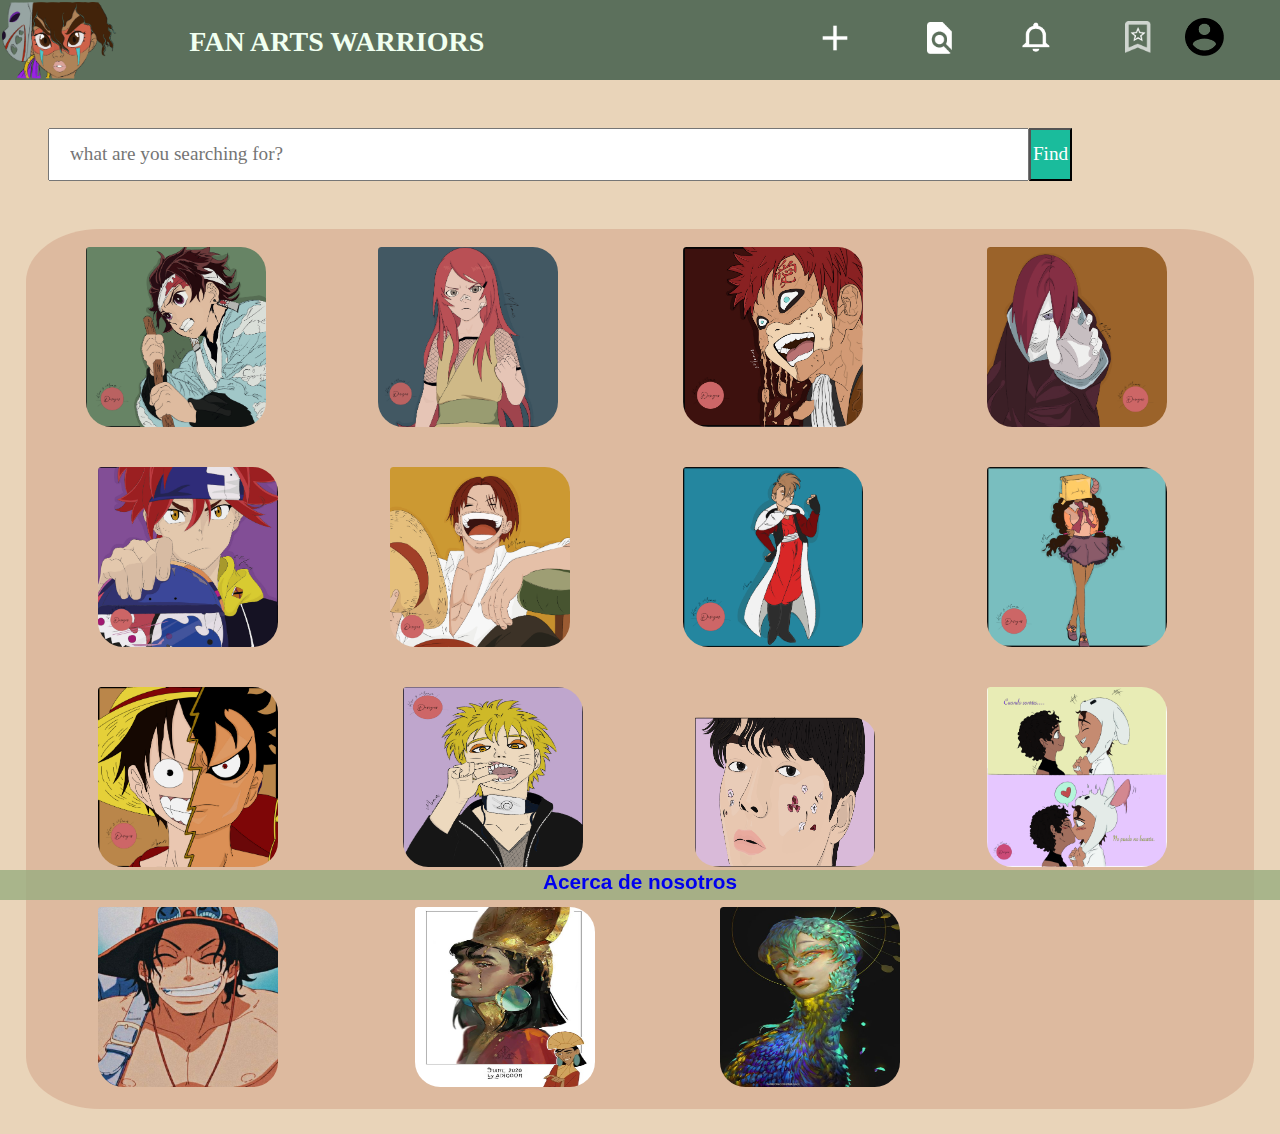
<file: index.html>
<!DOCTYPE html>
<head>
    <title>FAN ARTS WARRIORS</title>

    <link rel="stylesheet" href="style.css">
</head>
<body>
    <header>
        <nav>
            <img class="logoguerrera" src="personajes/guerrera logo.png"/>
            <a href="file:///Users/adrianapaola/Desktop/proyecto_final/index.html"><h3>FAN ARTS WARRIORS</h3></a>
        <div class="dropdown">
            <img class="icono perfil" src="iconos/icono perfil.png"/>
            <div class="dropdown-content">
                <a href="file:///Users/adrianapaola/Desktop/proyecto_final/index10.html"><p>Paola vs</p></a>
                <a href="file:///Users/adrianapaola/Desktop/proyecto_final/index10.html"><img class="fotoperfil" src="iconos/foto_de_perfil.png"></a>
                    <p>129 subscriptores</p>
                    <a href="file:///Users/adrianapaola/Desktop/proyecto_final/index4.html"><h1>Mis grupos</h1></a>
                    <a href="file:///Users/adrianapaola/Desktop/proyecto_final/index4.html"><h1>En tendencia</h1></a>
                    <a href="file:///Users/adrianapaola/Desktop/proyecto_final/index4.html"><h1>Tema oscuro</h1></a>
                    <h1>Configuración</h1>
                    <h1>Cerrar sesión</h1>
            </div>
        </div>
        <div class="icono5">
            <a href="file:///Users/adrianapaola/Desktop/proyecto_final/index9.html"><img class="icono favoritos" src="iconos/icon favoritos.png"/></a>
        </div>
        
        <div class="icono3">
            <a href="https://www.youtube.com/"><img class="icono notificaciones" src="iconos/icon notificaciones.png"/></a>
        </div>
        <div class="icono2">
            <a href="file:///Users/adrianapaola/Desktop/proyecto_final/index3.html"><img class="icono clasificaciones" src="iconos/icono clasificaciones.png"/></a>
        </div>
        
        <div class="icono1">
            <a href="file:///Users/adrianapaola/Desktop/proyecto_final/index6.html"><img class="icono publicar" src="iconos/icon publicar.png"/></a>
        </div>
        </nav>
    </header>
        <div class="field" id="searchform">
            <input type="text" id="searchterm" placeholder="what are you searching for?" />
            <button type="button" id="search">Find</button>
            
        </div>
        <div class="album">
            <a href="https://www.youtube.com/"><img class="imagen1" src="album/Copia_tanjiro.jpg"></a>
            <a href="https://www.youtube.com/"><img class="imagen2" src="album/Copia_de_kushina.jpg"></a>
            <a href="https://www.youtube.com/"><img class="imagen3" src="album/Copia_garaa.jpg"></a>
            <a href="https://www.youtube.com/"><img class="imagen4" src="album/Copia_Nagato.png"></a>
            <a href="https://www.youtube.com/"><img class="imagen5" src="album/Copia_reki.jpg"></a>
            <a href="https://www.youtube.com/"><img class="imagen6" src="album/Copia_shanks.png"></a>
            <a href="https://www.youtube.com/"><img class="imagen7" src="album/Copia_de_manelick.jpg"></a>
            <a href="https://www.youtube.com/"><img class="imagen8" src="album/Copia_paolabox.png"></a>
            <a href="https://www.youtube.com/"><img class="imagen9" src="album/Copia-luffy-snakeman.jpg"></a>
            <a href="https://www.youtube.com/"><img class="imagen10" src="album/Copia_naruto.jpg"></a>
            <a href="https://www.youtube.com/"><img class="imagen11" src="album/sun_ho.png"></a>
            <a href="https://www.youtube.com/"><img class="imagen12" src="album/danypaola.jpg"></a>
            <a href="https://www.youtube.com/"><img class="imagen13" src="album/ace.jpg"></a>
            <a href="https://www.youtube.com/"><img class="imagen14" src="album/kuzko.jpg"></a>
            <a href="https://www.youtube.com/"><img class="imagen15" src="album/hada.jpg"></a>
        </div>

<footer> 
        <div class="texto">
            <a href="file:///Users/adrianapaola/Desktop/proyecto_final/index2.html">Acerca de nosotros</a>
        </div>
</footer>            
</body>
    
          
</html>
</file>
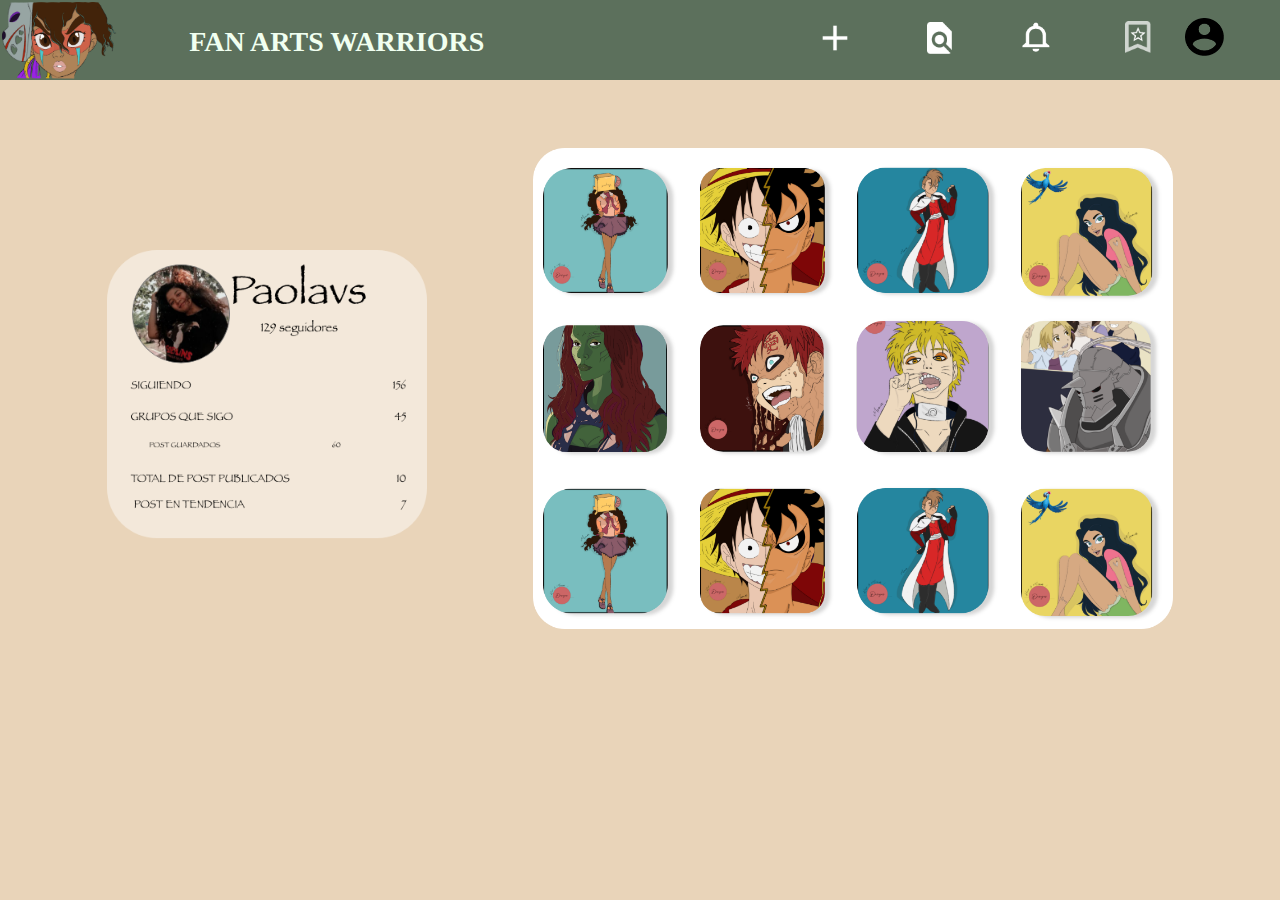
<file: index10.html>
<!DOCTYPE html>
<head>
    <title>FAN ARTS WARRIORS</title>

    <link rel="stylesheet" href="style10.css">
</head>
<body>
    <header>
        <nav>
            <img class="logoguerrera" src="personajes/guerrera logo.png"/>
            <a href="file:///Users/adrianapaola/Desktop/proyecto_final/index.html"><h3>FAN ARTS WARRIORS</h3></a>
        <div class="dropdown">
            <img class="icono perfil" src="iconos/icono perfil.png"/>
            <div class="dropdown-content">
                <a href="file:///Users/adrianapaola/Desktop/proyecto_final/index10.html"><p>Paola vs</p></a>
                <a href="file:///Users/adrianapaola/Desktop/proyecto_final/index10.html"><img class="fotoperfil" src="iconos/foto_de_perfil.png"></a>
                    <p>129 subscriptores</p>
                    <a href="file:///Users/adrianapaola/Desktop/proyecto_final/index4.html"><h1>Mis grupos</h1></a>
                    <a href="file:///Users/adrianapaola/Desktop/proyecto_final/index4.html"><h1>En tendencia</h1></a>
                    <a href="file:///Users/adrianapaola/Desktop/proyecto_final/index4.html"><h1>Tema oscuro</h1></a>
                    <h1>Configuración</h1>
                    <h1>Cerrar sesión</h1>
            </div>
        </div>
        <div class="icono5">
            <a href="file:///Users/adrianapaola/Desktop/proyecto_final/index9.html"><img class="icono favoritos" src="iconos/icon favoritos.png"/></a>
        </div>
        
        <div class="icono3">
            <a href="https://www.youtube.com/"><img class="icono notificaciones" src="iconos/icon notificaciones.png"/></a>
        </div>
        <div class="icono2">
            <a href="file:///Users/adrianapaola/Desktop/proyecto_final/index3.html"><img class="icono clasificaciones" src="iconos/icono clasificaciones.png"/></a>
        </div>
        
        <div class="icono1">
            <a href="file:///Users/adrianapaola/Desktop/proyecto_final/index6.html"><img class="icono publicar" src="iconos/icon publicar.png"/></a>
        </div>
        <div class="datosdeperfil">
            <img class="fotodatos" src="iconos/datosperfil.png"/>
            <img class="tuspublicaciones" src="iconos/posts.png"/>
        </div>
        </nav>
    </header>
</body>          
</html>
</file>
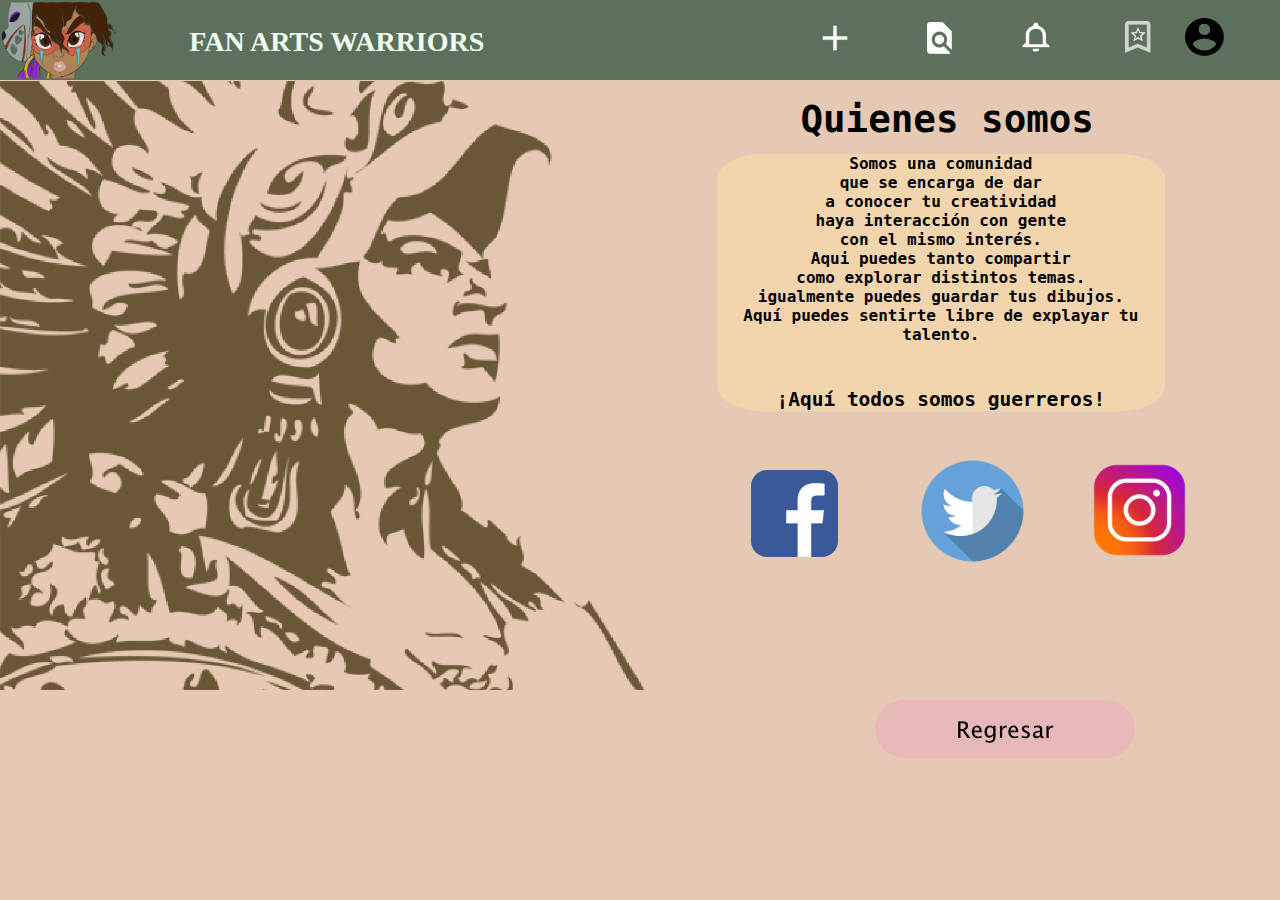
<file: index2.html>
<!DOCTYPE html>
<head>
    <title>Acerca de nosotros</title>

    <link rel="stylesheet" href="style2.css">
</head>
<body>
    <header>
        <nav>
            <img class="logoguerrera" src="personajes/guerrera logo.png"/>
                <a href="file:///Users/adrianapaola/Desktop/proyecto_final/index.html"><h3>FAN ARTS WARRIORS</h3></a>
            <div class="dropdown">
                <img class="icono perfil" src="iconos/icono perfil.png"/>
                <div class="dropdown-content">
                    <a href="file:///Users/adrianapaola/Desktop/proyecto_final/index10.html"><p>Paola vs</p></a>
                    <a href="file:///Users/adrianapaola/Desktop/proyecto_final/index10.html"><img class="fotoperfil" src="iconos/foto_de_perfil.png"></a>
                    <p>129 subscriptores</p>
                    <a href="file:///Users/adrianapaola/Desktop/proyecto_final/index4.html"><h1>Mis grupos</h1></a>
                    <a href="file:///Users/adrianapaola/Desktop/proyecto_final/index4.html"><h1>En tendencia</h1></a>
                    <a href="file:///Users/adrianapaola/Desktop/proyecto_final/index4.html"><h1>Tema oscuro</h1></a>
                    <h1>Configuración</h1>
                    <h1>Cerrar sesión</h1>
                </div>
            </div>
            <div class="icono5">
                <a href="file:///Users/adrianapaola/Desktop/proyecto_final/index9.html"><img class="icono favoritos" src="iconos/icon favoritos.png"/></a>
            </div>
            
            <div class="icono3">
                <a href="https://www.youtube.com/"><img class="icono notificaciones" src="iconos/icon notificaciones.png"/></a>
            </div>
            <div class="icono2">
                <a href="file:///Users/adrianapaola/Desktop/proyecto_final/index3.html"><img class="icono clasificaciones" src="iconos/icono clasificaciones.png"/></a>
            </div>
            
            <div class="icono1">
                <a href="file:///Users/adrianapaola/Desktop/proyecto_final/index6.html"><img class="icono publicar" src="iconos/icon publicar.png"/></a>
            </div>
            <div class="titulo">
                <h2>Quienes somos</h2>
            </div> 
            <div class="noticia">
                <img class="derecha"src="personajes/quienes_somos.png"/>
            </div>
            <div class="quienessomos">
                <h4>Somos una comunidad</h4> 
                <h4>que se encarga de dar</h4>   
                <h4>a conocer tu creatividad</h4> 
                <h4>haya interacción con gente</h4> 
                <h4>con el mismo interés.</h4>
                <h4>Aqui puedes tanto compartir
                <h4>como explorar distintos temas.
                <h4>igualmente puedes guardar tus dibujos.</h4>
                <h4>Aquí puedes sentirte libre de explayar tu talento.</h4>
            <div class="titulo2">
                <h2>¡Aquí todos somos guerreros!</h2>
            </div>
            <div class="instagram">
                <a title="instagram" href="https://www.instagram.com/"><img src="iconos/instragram.png" alt="instagram" /></a>
            </div>
            <div class="facebook">
                <a title="facebook" href="https://www.facebook.com/"><img src="iconos/face.png" alt="facebook" /></a>
            </div>
            <div class="twitter">
                <a title="twitter" href="https://twitter.com/?lang=es"><img src="iconos/twitter.png" alt="twitter" /></a>
            </div>  
            <div class="regresar">
                <a href="file:///Users/adrianapaola/Desktop/proyecto_final/index.html"><img class="cancelar" src="iconos/boton_regresar.png"></a>
            </div>    
        </nav>
    </header>
</body>
</file>
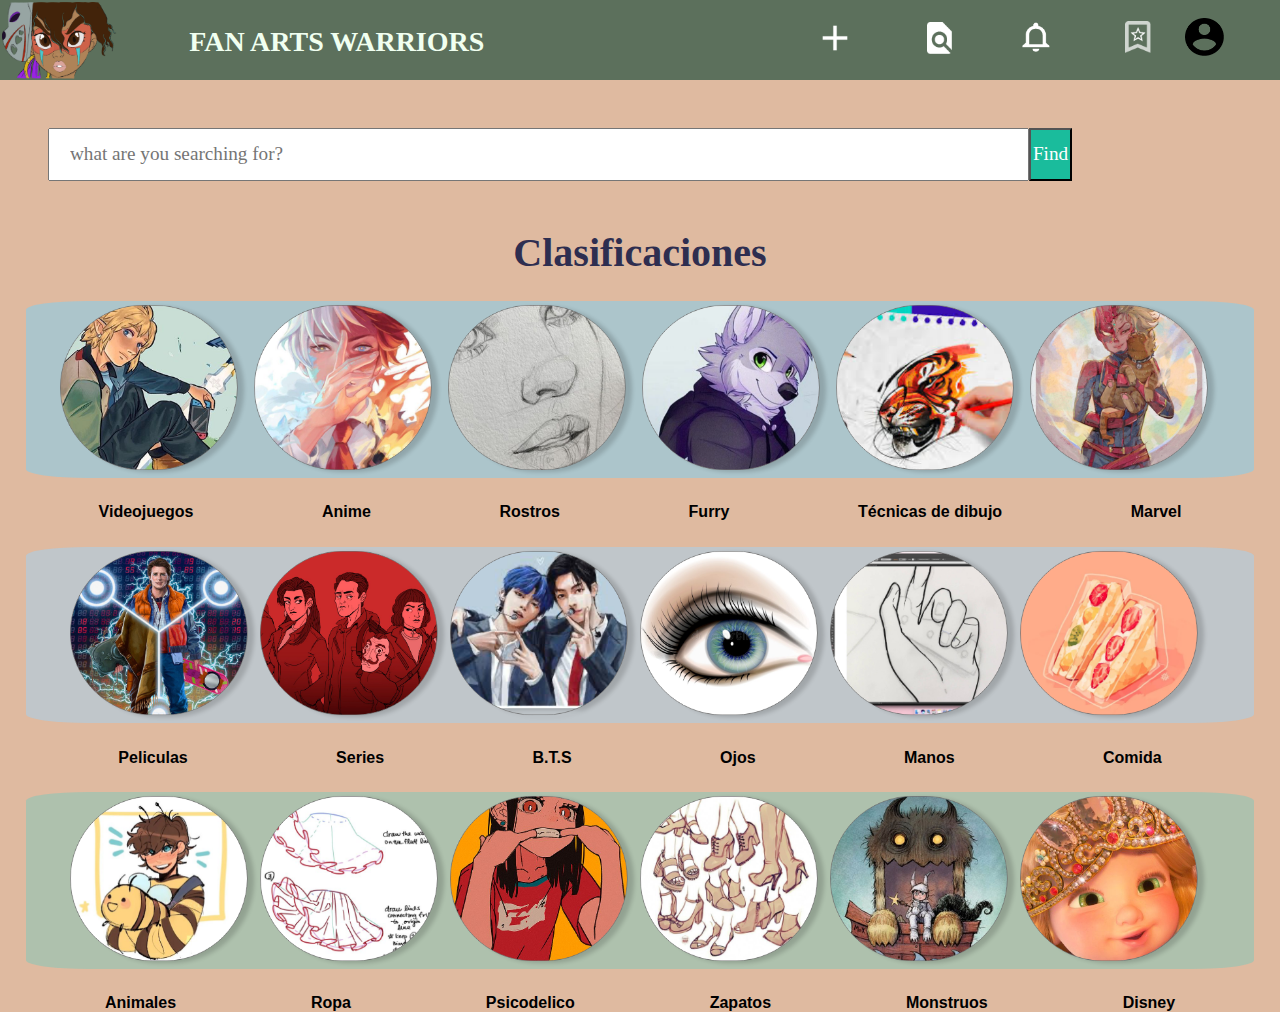
<file: index3.html>
<!DOCTYPE html>
<head>
    <title>clasificaciones</title>

    <link rel="stylesheet" href="style3.css">
</head>
<body>
    <header>
        <nav>
            <img class="logoguerrera" src="personajes/guerrera logo.png"/>
                <a href="file:///Users/adrianapaola/Desktop/proyecto_final/index.html"><h3>FAN ARTS WARRIORS </h3></a>
            <div class="dropdown">
                <img class="icono perfil" src="iconos/icono perfil.png"/>
                    <div class="dropdown-content">
                        <a href="file:///Users/adrianapaola/Desktop/proyecto_final/index10.html"><p>Paola vs</p></a>
                        <a href="file:///Users/adrianapaola/Desktop/proyecto_final/index10.html"><img class="fotoperfil" src="iconos/foto_de_perfil.png"></a>
                        <p>129 subscriptores</p>
                        <a href="file:///Users/adrianapaola/Desktop/proyecto_final/index4.html"><h1>Mis grupos</h1></a>
                        <a href="file:///Users/adrianapaola/Desktop/proyecto_final/index4.html"><h1>En tendencia</h1></a>
                        <a href="file:///Users/adrianapaola/Desktop/proyecto_final/index4.html"><h1>Tema oscuro</h1></a>
                        <h1>Configuración</h1>
                        <h1>Cerrar sesión</h1>
                    </div>
                </div>
            <div class="icono5">
                <a href="file:///Users/adrianapaola/Desktop/proyecto_final/index9.html"><img class="icono favoritos" src="iconos/icon favoritos.png"/></a>
            </div>
            
            <div class="icono3">
                <a href="https://www.youtube.com/"><img class="icono notificaciones" src="iconos/icon notificaciones.png"/></a>
            </div>
            <div class="icono2">
                <a href="file:///Users/adrianapaola/Desktop/proyecto_final/index3.html"><img class="icono clasificaciones" src="iconos/icono clasificaciones.png"/></a>
            </div>
            
            <div class="icono1">
                <a href="file:///Users/adrianapaola/Desktop/proyecto_final/index6.html"><img class="icono publicar" src="iconos/icon publicar.png"/></a>
            </div>
        </nav>        
    </header>
         <div class="field" id="searchform">
            <input type="text" id="searchterm" placeholder="what are you searching for?" />
            <button type="button" id="search">Find</button>
        </div>
        <div class="titulocl">
            <h2>Clasificaciones</h2>
        </div>
        <div class="contenedor">
            <img class="content" src="album/zelda.png" alt="">
            <img class="content" src="album/anime.png" alt="">
            <img class="content" src="album/rostros.png"alt="">
            <img class="content" src="album/furry.png" alt="">
            <img class="content" src="album/tecnicas.png" alt="">
            <img class="content" src="album/marvel.png" alt="">
        </div>
        <div class="link1">
            <a href="https://www.pinterest.com.mx/search/pins/?q=fanarts%20ilustration%20videogames&rs=typed&term_meta[]=fanarts%7Ctyped&term_meta[]=ilustration%7Ctyped&term_meta[]=videogames%7Ctyped">Videojuegos</a>
            <a href="https://www.pinterest.com.mx/search/pins/?q=fanarts%20ilustration%20anime&rs=typed&term_meta[]=fanarts%7Ctyped&term_meta[]=ilustration%7Ctyped&term_meta[]=anime%7Ctyped">Anime</a>
            <a href="https://www.pinterest.com.mx/search/pins/?q=fanarts%20ilustration%20rostros&rs=typed&term_meta[]=fanarts%7Ctyped&term_meta[]=ilustration%7Ctyped&term_meta[]=rostros%7Ctyped">Rostros</a>
            <a href="https://www.pinterest.com.mx/search/pins/?q=fanarts%20ilustration%20furry&rs=typed&term_meta[]=fanarts%7Ctyped&term_meta[]=ilustration%7Ctyped&term_meta[]=furry%7Ctyped">Furry</a>
            <a href="https://www.pinterest.com.mx/search/pins/?q=ilustration%20tecnicas%20de%20dibujo&rs=typed&term_meta[]=ilustration%7Ctyped&term_meta[]=tecnicas%7Ctyped&term_meta[]=de%7Ctyped&term_meta[]=dibujo%7Ctyped">Técnicas de dibujo</a>
            <a href="https://www.pinterest.com.mx/search/pins/?q=fanarts%20marvel&rs=typed&term_meta[]=fanarts%7Ctyped&term_meta[]=marvel%7Ctyped">Marvel</a>
        </div>
        <div class="contenedor2">
            <img class="content2" src="album/pelis.png" alt="">
            <img class="content2" src="album/series.png" alt="">
            <img class="content2" src="album/bts.png" alt="">
            <img class="content2" src="album/ojos.png" alt="">
            <img class="content2" src="album/manos.png" alt="">
            <img class="content2" src="album/comida.png" alt="">
        </div>
        <div class="link2">
            <a href="https://www.pinterest.com.mx/search/pins/?q=fanarts%20peliculas&rs=typed&term_meta[]=fanarts%7Ctyped&term_meta[]=peliculas%7Ctyped">Peliculas</a>
            <a href="https://www.pinterest.com.mx/search/pins/?q=fanarts%20series&rs=typed&term_meta[]=fanarts%7Ctyped&term_meta[]=series%7Ctyped">Series</a>
            <a href="https://www.pinterest.com.mx/search/pins/?q=fanarts%20bts&rs=typed&term_meta[]=fanarts%7Ctyped&term_meta[]=bts%7Ctyped">B.T.S</a>
            <a href="https://www.pinterest.com.mx/search/pins/?q=tecnicas%20de%20ilustraciones%20de%20ojos&rs=typed&term_meta[]=tecnicas%7Ctyped&term_meta[]=de%7Ctyped&term_meta[]=ilustraciones%7Ctyped&term_meta[]=de%7Ctyped&term_meta[]=ojos%7Ctyped">Ojos</a>
            <a href="https://www.pinterest.com.mx/search/pins/?q=tecnicas%20de%20ilustraciones%20de%20manos&rs=typed&term_meta[]=tecnicas%7Ctyped&term_meta[]=de%7Ctyped&term_meta[]=ilustraciones%7Ctyped&term_meta[]=de%7Ctyped&term_meta[]=manos%7Ctyped">Manos</a>
            <a href="https://www.pinterest.com.mx/search/pins/?q=ilustraciones%20de%20comida&rs=typed&term_meta[]=ilustraciones%7Ctyped&term_meta[]=de%7Ctyped&term_meta[]=comida%7Ctyped">Comida</a>
        </div>
        <div class="contenedor3">
            <img class="content3" src="album/animals.png" alt="">
            <img class="content3" src="album/ropa.png" alt="">
            <img class="content3" src="album/psicodelico.png" alt="">
            <img class="content3" src="album/zapatos.png " alt="">
            <img class="content3" src="album/monstruos.png" alt="">
            <img class="content3" src="album/disney.png" alt="">
        </div>
        <div class="link3">
            <a href="https://www.pinterest.com.mx/search/pins/?q=fanarts%20de%20animales&rs=typed&term_meta[]=fanarts%7Ctyped&term_meta[]=de%7Ctyped&term_meta[]=animales%7Ctypedped">Animales</a>
            <a href="https://www.pinterest.com.mx/search/pins/?q=ilustraciones%20de%20ropa&rs=typed&term_meta[]=ilustraciones%7Ctyped&term_meta[]=de%7Ctyped&term_meta[]=ropa%7Ctyped">Ropa</a>
            <a href="https://www.pinterest.com.mx/search/pins/?q=ilustraciones%20psicodelicas%20fanarts&rs=typed&term_meta[]=ilustraciones%7Ctyped&term_meta[]=psicodelicas%7Ctyped&term_meta[]=fanarts%7Ctyped">Psicodelico</a>
            <a href="https://www.pinterest.com.mx/search/pins/?q=ilustraciones%20de%20zapatos&rs=typed&term_meta[]=ilustraciones%7Ctyped&term_meta[]=de%7Ctyped&term_meta[]=zapatos%7Ctyped">Zapatos</a>
            <a href="https://www.pinterest.com.mx/search/pins/?q=ilustraciones%20de%20monstruos%20fanarts&rs=typed&term_meta[]=ilustraciones%7Ctyped&term_meta[]=de%7Ctyped&term_meta[]=monstruos%7Ctyped&term_meta[]=fanarts%7Ctyped">Monstruos</a>
            <a href="https://www.pinterest.com.mx/search/pins/?q=ilustraciones%20de%20disney%20fanarts&rs=typed&term_meta[]=ilustraciones%7Ctyped&term_meta[]=de%7Ctyped&term_meta[]=disney%7Ctyped&term_meta[]=fanarts%7Ctyped">Disney</a>
        </div>         

</body>
</file>
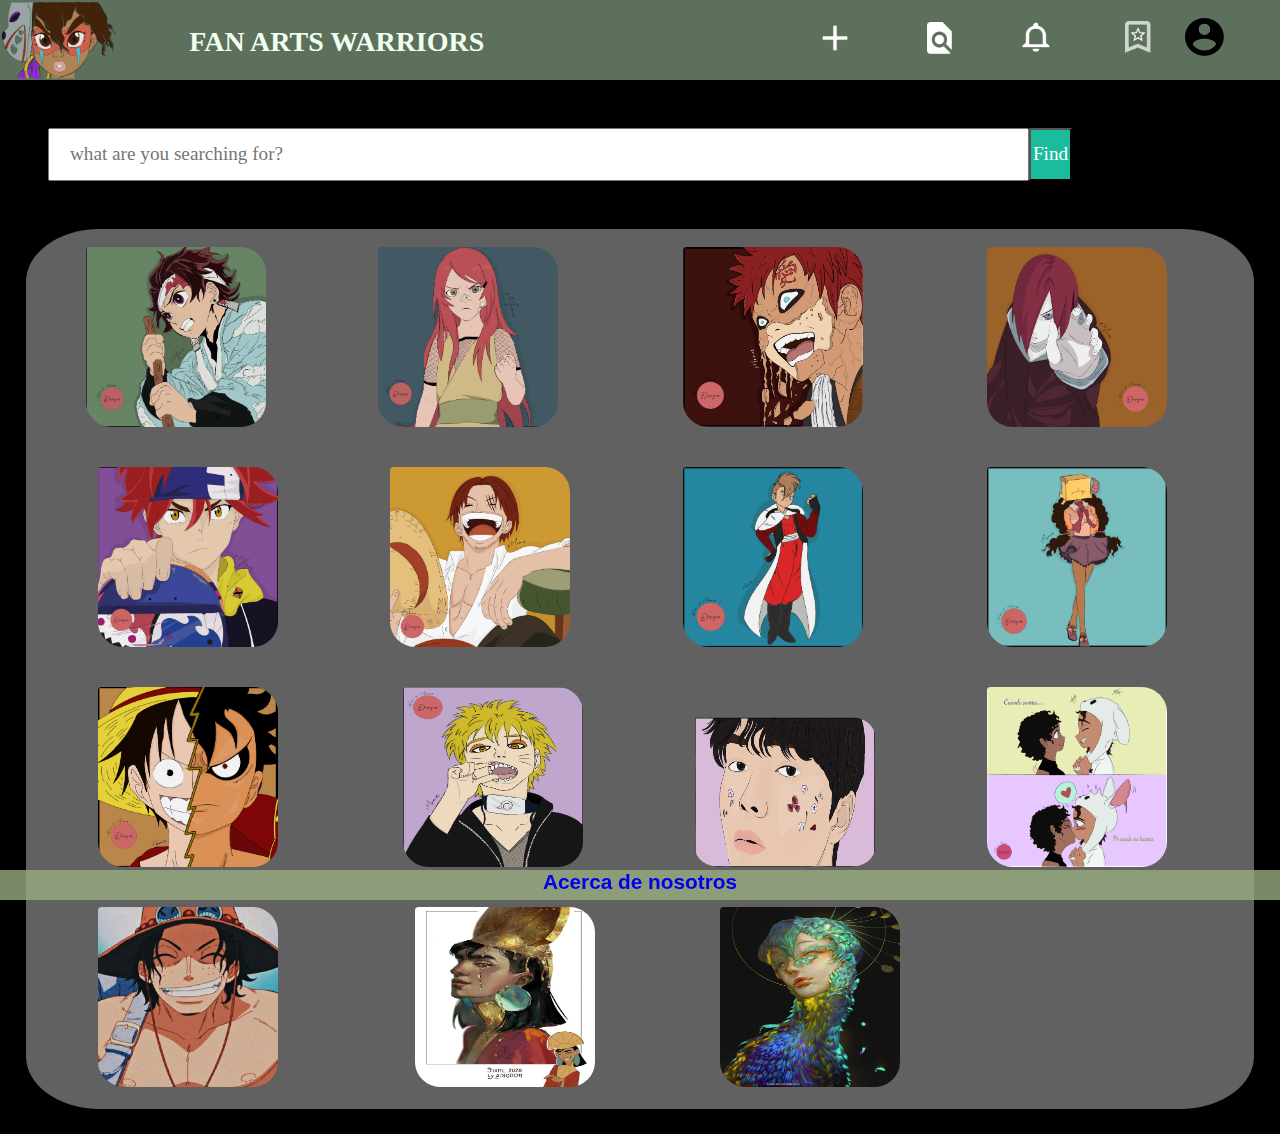
<file: index4.html>
<!DOCTYPE html>
<head>
    <title>FAN ARTS WARRIORS OBSCURO</title>

    <link rel="stylesheet" href="style4.css">
</head>
<body>
    <header>
        <nav>
            <img class="logoguerrera" src="personajes/guerrera logo.png"/>
            <a href="file:///Users/adrianapaola/Desktop/proyecto_final/index.html"><h3>FAN ARTS WARRIORS</h3></a>
        <div class="dropdown">
            <img class="icono perfil" src="iconos/icono perfil.png"/>
            <div class="dropdown-content">
                <a href="file:///Users/adrianapaola/Desktop/proyecto_final/index10.html"><p>Paola vs</p></a>
                <a href="file:///Users/adrianapaola/Desktop/proyecto_final/index10.html"><img class="fotoperfil" src="iconos/foto_de_perfil.png"></a>
                <p>129 subscriptores</p>
                <a href="file:///Users/adrianapaola/Desktop/proyecto_final/index4.html"><h1>Mis grupos</h1></a>
                <a href="file:///Users/adrianapaola/Desktop/proyecto_final/index4.html"><h1>En tendencia</h1></a>
                <a href="file:///Users/adrianapaola/Desktop/proyecto_final/index4.html"><h1>Tema oscuro</h1></a>
                <h1>Configuración</h1>
                <h1>Cerrar sesión</h1>
            </div>
        </div>
        <div class="icono5">
            <a href="file:///Users/adrianapaola/Desktop/proyecto_final/index9.html"><img class="icono favoritos" src="iconos/icon favoritos.png"/></a>
        </div>
        
        <div class="icono3">
            <a href="https://www.youtube.com/"><img class="icono notificaciones" src="iconos/icon notificaciones.png"/></a>
        </div>
        <div class="icono2">
            <a href="https://www.youtube.com/"><img class="icono clasificaciones" src="iconos/icono clasificaciones.png"/></a>
        </div>
        
        <div class="icono1">
            <a href="https://www.youtube.com/"><img class="icono publicar" src="iconos/icon publicar.png"/></a>
        </div>
        </nav>
    </header>
        <div class="field" id="searchform">
            <input type="text" id="searchterm" placeholder="what are you searching for?" />
            <button type="button" id="search">Find</button>
        </div>
        <div class="album">
            <a href="https://www.youtube.com/"><img class="imagen1" src="album/Copia_tanjiro.jpg"></a>
            <a href="https://www.youtube.com/"><img class="imagen2" src="album/Copia_de_kushina.jpg"></a>
            <a href="https://www.youtube.com/"><img class="imagen3" src="album/Copia_garaa.jpg"></a>
            <a href="https://www.youtube.com/"><img class="imagen4" src="album/Copia_Nagato.png"></a>
            <a href="https://www.youtube.com/"><img class="imagen5" src="album/Copia_reki.jpg"></a>
            <a href="https://www.youtube.com/"><img class="imagen6" src="album/Copia_shanks.png"></a>
            <a href="https://www.youtube.com/"><img class="imagen7" src="album/Copia_de_manelick.jpg"></a>
            <a href="https://www.youtube.com/"><img class="imagen8" src="album/Copia_paolabox.png"></a>
            <a href="https://www.youtube.com/"><img class="imagen9" src="album/Copia-luffy-snakeman.jpg"></a>
            <a href="https://www.youtube.com/"><img class="imagen10" src="album/Copia_naruto.jpg"></a>
            <a href="https://www.youtube.com/"><img class="imagen11" src="album/sun_ho.png"></a>
            <a href="https://www.youtube.com/"><img class="imagen12" src="album/danypaola.jpg"></a>
            <a href="https://www.youtube.com/"><img class="imagen13" src="album/ace.jpg"></a>
            <a href="https://www.youtube.com/"><img class="imagen14" src="album/kuzko.jpg"></a>
            <a href="https://www.youtube.com/"><img class="imagen15" src="album/hada.jpg"></a>
        </div>

 <footer> 
        <div class="texto">
            <a href="file:///Users/adrianapaola/Desktop/proyecto_final/index2.html">Acerca de nosotros</a>
        </div>
</footer>            
</body>
    
          
</html>
</file>
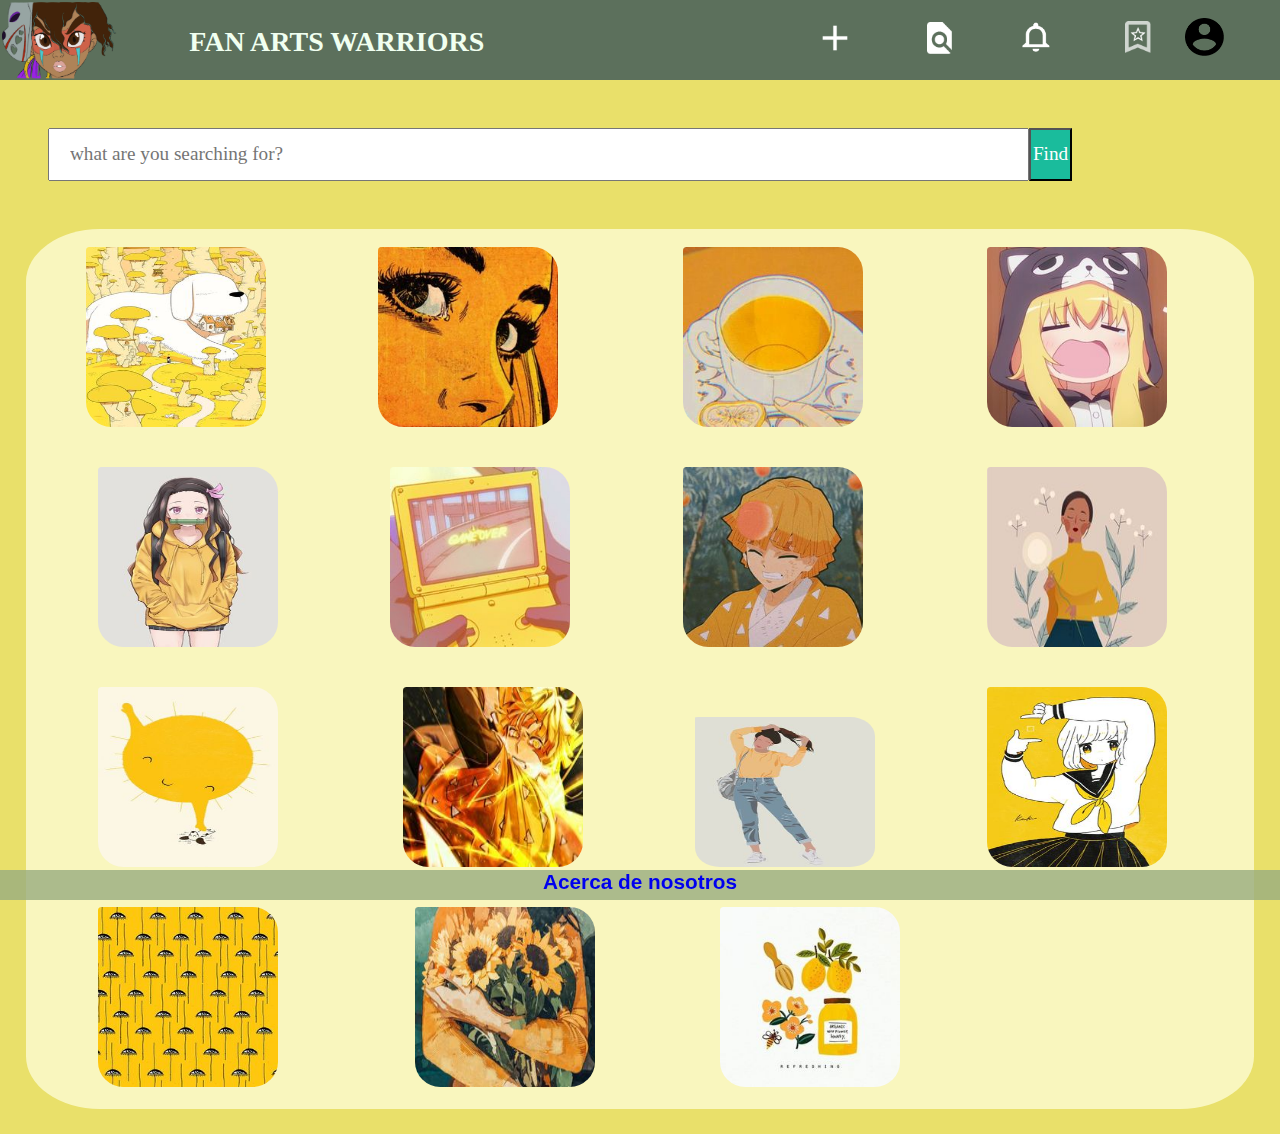
<file: index5.html>
<!DOCTYPE html>
<head>
    <title>FAN ARTS WARRIORS yellow pictures</title>

    <link rel="stylesheet" href="style5.css">
</head>
<body>
    <header>
        <nav>
            <img class="logoguerrera" src="personajes/guerrera logo.png"/>
            <a href="file:///Users/adrianapaola/Desktop/proyecto_final/index.html"><h3>FAN ARTS WARRIORS</h3></a>
        <div class="dropdown">
            <img class="icono perfil" src="iconos/icono perfil.png"/>
            <div class="dropdown-content">
                <a href="file:///Users/adrianapaola/Desktop/proyecto_final/index10.html"><p>Paola vs</p></a>
                <a href="file:///Users/adrianapaola/Desktop/proyecto_final/index10.html"><img class="fotoperfil" src="iconos/foto_de_perfil.png"></a>
                <p>129 subscriptores</p>
                <a href="file:///Users/adrianapaola/Desktop/proyecto_final/index4.html"><h1>Mis grupos</h1></a>
                <a href="file:///Users/adrianapaola/Desktop/proyecto_final/index4.html"><h1>En tendencia</h1></a>
                <a href="file:///Users/adrianapaola/Desktop/proyecto_final/index4.html"><h1>Tema oscuro</h1></a>
                <h1>Configuración</h1>
                <h1>Cerrar sesión</h1>
            </div>
        </div>
        <div class="icono5">
            <a href="file:///Users/adrianapaola/Desktop/proyecto_final/index9.html"><img class="icono favoritos" src="iconos/icon favoritos.png"/></a>
        </div>
        
        <div class="icono3">
            <a href="https://www.youtube.com/"><img class="icono notificaciones" src="iconos/icon notificaciones.png"/></a>
        </div>
        <div class="icono2">
            <a href="https://www.youtube.com/"><img class="icono clasificaciones" src="iconos/icono clasificaciones.png"/></a>
        </div>
        
        <div class="icono1">
            <a href="https://www.youtube.com/"><img class="icono publicar" src="iconos/icon publicar.png"/></a>
        </div>
        </nav>
    </header>
        <div class="field" id="searchform">
            <input type="text" id="searchterm" placeholder="what are you searching for?" />
            <button type="button" id="search">Find</button>
        </div>
        <div class="album">
            <a href="https://www.youtube.com/"><img class="imagen1" src="album/yellow1.jpg"></a>
            <a href="https://www.youtube.com/"><img class="imagen2" src="album/yellow2.jpg"></a>
            <a href="https://www.youtube.com/"><img class="imagen3" src="album/yellow3.jpg"></a>
            <a href="https://www.youtube.com/"><img class="imagen4" src="album/yelow4.jpg"></a>
            <a href="https://www.youtube.com/"><img class="imagen5" src="album/yellow5.jpg"></a>
            <a href="https://www.youtube.com/"><img class="imagen6" src="album/yellow6.jpg"></a>
            <a href="https://www.youtube.com/"><img class="imagen7" src="album/yellow11.jpg"></a>
            <a href="https://www.youtube.com/"><img class="imagen8" src="album/yellow9.jpg"></a>
            <a href="https://www.youtube.com/"><img class="imagen9" src="album/yellow7.jpg"></a>
            <a href="https://www.youtube.com/"><img class="imagen10" src="album/yellow12.jpg"></a>
            <a href="https://www.youtube.com/"><img class="imagen11" src="album/yellow8.jpg"></a>
            <a href="https://www.youtube.com/"><img class="imagen12" src="album/yellow10.jpg"></a>
            <a href="https://www.youtube.com/"><img class="imagen13" src="album/yellow13.jpg"></a>
            <a href="https://www.youtube.com/"><img class="imagen14" src="album/yellow14.jpg"></a>
            <a href="https://www.youtube.com/"><img class="imagen15" src="album/yellow15.jpg"></a>


 <footer> 
        <div class="texto">
            <a href="file:///Users/adrianapaola/Desktop/proyecto_final/index2.html">Acerca de nosotros</a>
        </div>
</footer>            
</body>
    
          
</html>
</file>
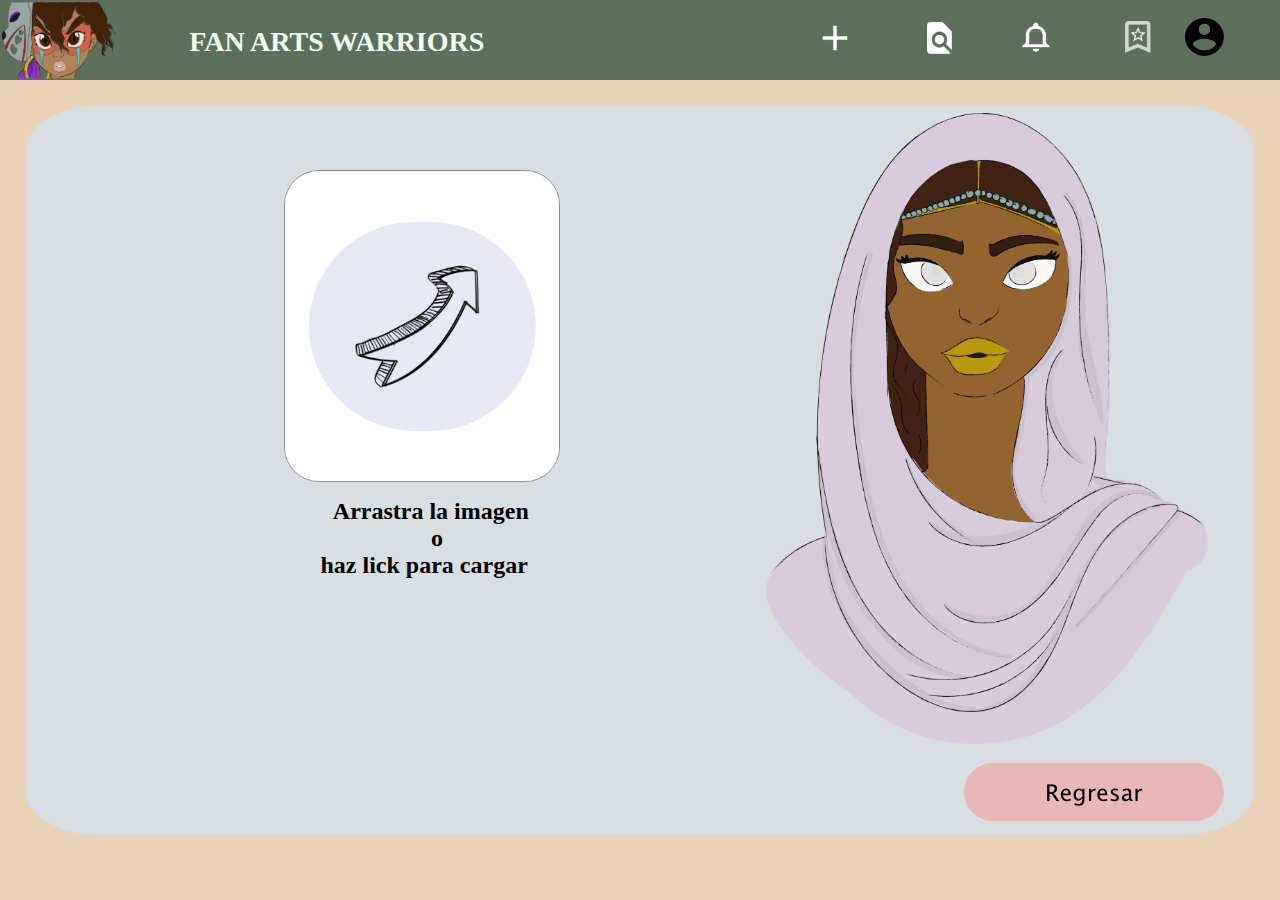
<file: index6.html>
<!DOCTYPE html>
<head>
    <title>FAN ARTS WARRIORS</title>

    <link rel="stylesheet" href="style6.css">
</head>
<body>
    <header>
        <nav>
            <img class="logoguerrera" src="personajes/guerrera logo.png"/>
            <a href="file:///Users/adrianapaola/Desktop/proyecto_final/index.html"><h3>FAN ARTS WARRIORS</h3></a>
            <div class="dropdown">
                <img class="icono perfil" src="iconos/icono perfil.png"/>
                <div class="dropdown-content">
                    <a href="file:///Users/adrianapaola/Desktop/proyecto_final/index10.html"><p>Paola vs</p></a>
                <a href="file:///Users/adrianapaola/Desktop/proyecto_final/index10.html"><img class="fotoperfil" src="iconos/foto_de_perfil.png"></a>
                <p>129 subscriptores</p>
                <a href="file:///Users/adrianapaola/Desktop/proyecto_final/index4.html"><h1>Mis grupos</h1></a>
                <a href="file:///Users/adrianapaola/Desktop/proyecto_final/index4.html"><h1>En tendencia</h1></a>
                <a href="file:///Users/adrianapaola/Desktop/proyecto_final/index4.html"><h1>Tema oscuro</h1></a>
                <h1>Configuración</h1>
                <h1>Cerrar sesión</h1>
                </div>
            </div>
            <div class="icono5">
                <a href="file:///Users/adrianapaola/Desktop/proyecto_final/index9.html"><img class="icono favoritos" src="iconos/icon favoritos.png"/></a>
            </div>
            
            <div class="icono3">
                <a href="https://www.youtube.com/"><img class="icono notificaciones" src="iconos/icon notificaciones.png"/></a>
            </div>
            <div class="icono2">
                <a href="https://www.youtube.com/"><img class="icono clasificaciones" src="iconos/icono clasificaciones.png"/></a>
            </div>
            
            <div class="icono1">
                <a href="https://www.youtube.com/"><img class="icono publicar" src="iconos/icon publicar.png"/></a>
            </div>
            </nav>
        </header>
            <div class="cuerpo">
                <div class="mujer">
                </a><img class="mujer" src="personajes/mujer.png"/>
                </div>
                <div class="subirpublicaciones">
                <a href="file:///Users/adrianapaola/Desktop/proyecto_final/index7.html"><img class="iconopb" src="iconos/iconopb.png"/></a>
                </div>
                <div class="texto1">
                    <h2>Arrastra la imagen</h2> 
                </div>
                <div class="texto2">
                    <h2>o</h2>
                </div>
                <div class="texto3">
                    <h2>haz lick para cargar</h2>
                </div>
                <div class="regresar">
                    <a href="file:///Users/adrianapaola/Desktop/proyecto_final/index.html"><img class="cancelar" src="iconos/boton_regresar.png"></a>
                </div>
</file>
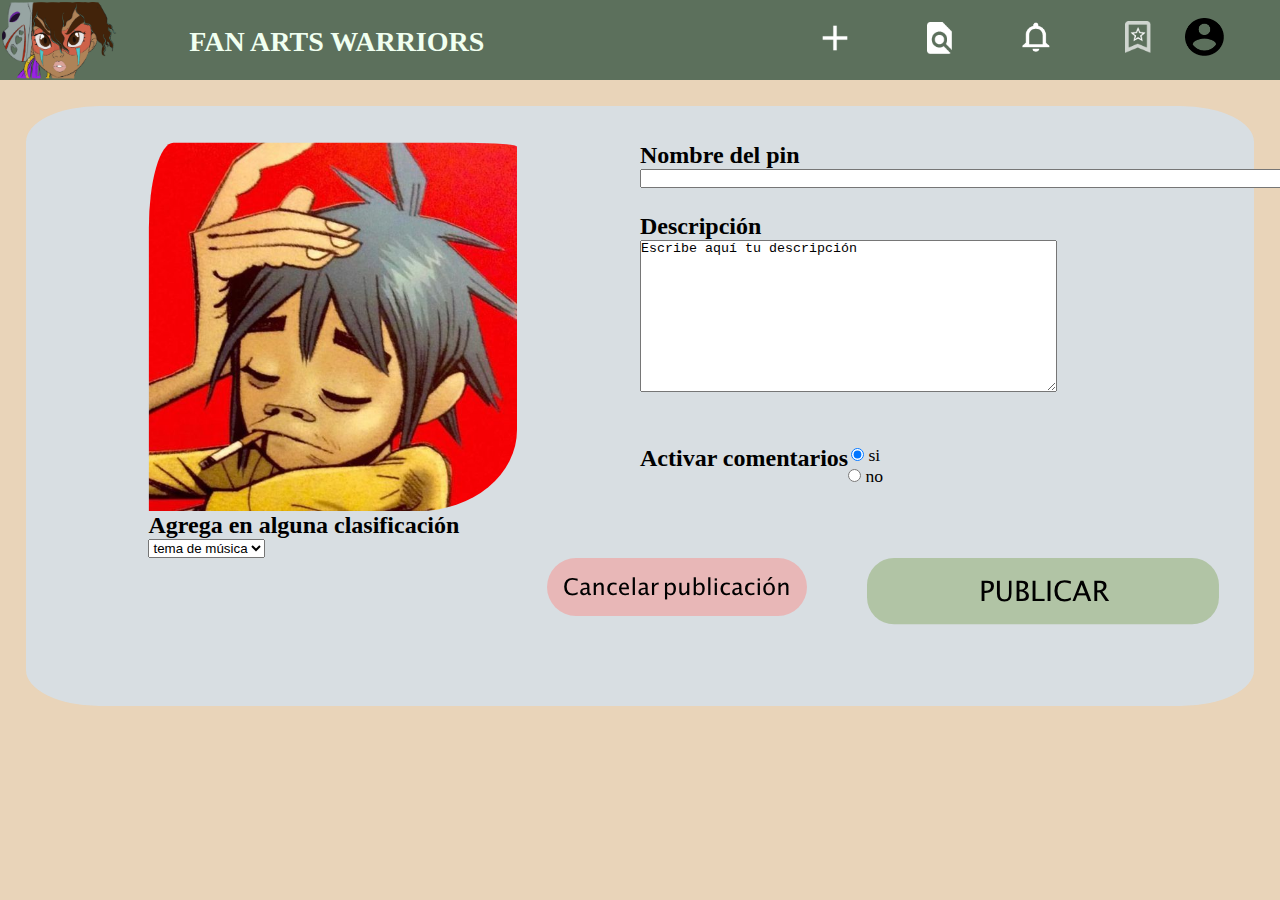
<file: index7.html>
<!DOCTYPE html>
<head>
    <title>FAN ARTS WARRIORS</title>

    <link rel="stylesheet" href="style7.css">
</head>
<body>
    <header>
        <nav>
            <img class="logoguerrera" src="personajes/guerrera logo.png"/>
            <a href="file:///Users/adrianapaola/Desktop/proyecto_final/index.html"><h3>FAN ARTS WARRIORS</h3></a>
        <div class="dropdown">
            <img class="icono perfil" src="iconos/icono perfil.png"/>
            <div class="dropdown-content">
                <a href="file:///Users/adrianapaola/Desktop/proyecto_final/index10.html"><p>Paola vs</p></a>
                <a href="file:///Users/adrianapaola/Desktop/proyecto_final/index10.html"><img class="fotoperfil" src="iconos/foto_de_perfil.png"></a>
                    <p>129 subscriptores</p>
                    <a href="file:///Users/adrianapaola/Desktop/proyecto_final/index4.html"><h1>Mis grupos</h1></a>
                    <a href="file:///Users/adrianapaola/Desktop/proyecto_final/index4.html"><h1>En tendencia</h1></a>
                    <a href="file:///Users/adrianapaola/Desktop/proyecto_final/index4.html"><h1>Tema oscuro</h1></a>
                    <h1>Configuración</h1>
                    <h1>Cerrar sesión</h1>
            </div>
        </div>
        <div class="icono5">
            <a href="file:///Users/adrianapaola/Desktop/proyecto_final/index9.html"><img class="icono favoritos" src="iconos/icon favoritos.png"/></a>
        </div>
        
        <div class="icono3">
            <a href="https://www.youtube.com/"><img class="icono notificaciones" src="iconos/icon notificaciones.png"/></a>
        </div>
        <div class="icono2">
            <a href="https://www.youtube.com/"><img class="icono clasificaciones" src="iconos/icono clasificaciones.png"/></a>
        </div>
        
        <div class="icono1">
            <a href="file:///Users/adrianapaola/Desktop/proyecto_final/index6.html"><img class="icono publicar" src="iconos/icon publicar.png"/></a>
        </div>
        </nav>
    </header>
        <div class="background">
            <div class="ilustracion">
                <img class="gorillaz" src="album/2d.jpg">
            </div> 
            <div class="configuracion">
                <h2>Nombre del pin</h2>
                <input type="text" size="80" name="Nombre">
            </div>
            <div class="descripcion">
                <h2>Descripción</h2>
                <textarea name="descripción" rows="10" cols="50">Escribe aquí tu descripción</textarea>
            </div>
            <div class="comentarios">
                <h2>Activar comentarios</h2>
                <p>
                    <input type="radio" name="cuando" value="hoy" checked> si<br>
                    <input type="radio" name="cuando" value="manana"> no
                </p>
            </div>
            <div class="tema">
                <h2>Agrega en alguna clasificación</h2>
                <select name="Agregar a tema" size=1>
                    <option value="musica">tema de música</option>
                    <option value="paella">Tema rostros</option>
                    <option value="pizza">crear tema</option>
                  </select>
            </div>
            <div class="opciones">
                <a href="file:///Users/adrianapaola/Desktop/proyecto_final/index6.html"><img class="cancelar" src="iconos/cancelar.png"></a>
                <a href="file:///Users/adrianapaola/Desktop/proyecto_final/index8.html"><img class="publicar" src="iconos/publicar.png"></a>
            </div>

        </div>
</file>
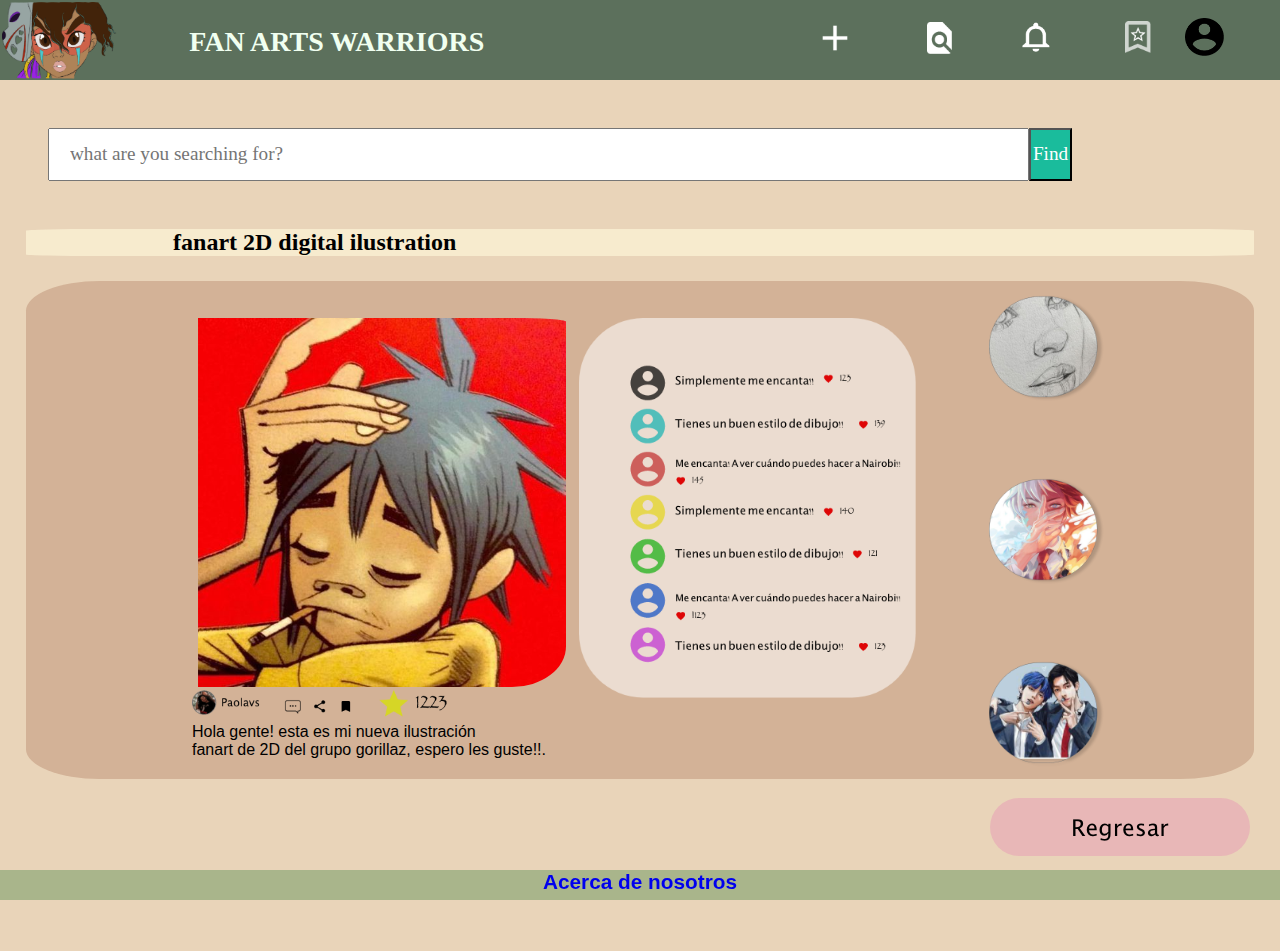
<file: index8.html>
<!DOCTYPE html>
<head>
    <title>FAN ARTS WARRIORS</title>

    <link rel="stylesheet" href="style8.css">
</head>
<body>
    <header>
        <nav>
            <img class="logoguerrera" src="personajes/guerrera logo.png"/>
            <a href="file:///Users/adrianapaola/Desktop/proyecto_final/index.html"><h3>FAN ARTS WARRIORS</h3></a>
        <div class="dropdown">
            <img class="icono perfil" src="iconos/icono perfil.png"/>
            <div class="dropdown-content">
                <a href="file:///Users/adrianapaola/Desktop/proyecto_final/index10.html"><p>Paola vs</p></a>
                <a href="file:///Users/adrianapaola/Desktop/proyecto_final/index10.html"><img class="fotoperfil" src="iconos/foto_de_perfil.png"></a>
                <p>129 subscriptores</p>
                <a href="file:///Users/adrianapaola/Desktop/proyecto_final/index4.html"><h1>Mis grupos</h1></a>
                <a href="file:///Users/adrianapaola/Desktop/proyecto_final/index4.html"><h1>En tendencia</h1></a>
                <a href="file:///Users/adrianapaola/Desktop/proyecto_final/index4.html"><h1>Tema oscuro</h1></a>
                <h1>Configuración</h1>
                <h1>Cerrar sesión</h1>
            </div>
        </div>
        <div class="icono5">
            <a href="file:///Users/adrianapaola/Desktop/proyecto_final/index9.html"><img class="icono favoritos" src="iconos/icon favoritos.png"/></a>
        </div>
        
        <div class="icono3">
            <a href="https://www.youtube.com/"><img class="icono notificaciones" src="iconos/icon notificaciones.png"/></a>
        </div>
        <div class="icono2">
            <a href="file:///Users/adrianapaola/Desktop/proyecto_final/index3.html"><img class="icono clasificaciones" src="iconos/icono clasificaciones.png"/></a>
        </div>
        
        <div class="icono1">
            <a href="file:///Users/adrianapaola/Desktop/proyecto_final/index6.html"><img class="icono publicar" src="iconos/icon publicar.png"/></a>
        </div>
        </nav>
    </header>
        <div class="field" id="searchform">
            <input type="text" id="searchterm" placeholder="what are you searching for?" />
            <button type="button" id="search">Find</button>
        </div>
        <div class="titulodepb">
            <h2>fanart 2D digital ilustration</h2>
        </div>
        <div class="publicado">
            <div class="ilustracion">
                <img class="gorillaz" src="album/2d.jpg">
                
            </div> 
            <div class="Comentarios">
                <img class="comenta" src="iconos/comentarios.png">
            </div>
        </div>
        <div class="fotoperfil">
            <img class="foto" src="iconos/datos.png">
            <h4>Hola gente! esta es mi nueva ilustración</h4>
            <h4>fanart de 2D del grupo gorillaz, espero les guste!!.</h4>
        </div>
        <div class="temas">
            <img class="content" src="album/bts.png" alt="">
            <img class="content" src="album/anime.png" alt="">
            <img class="content" src="album/rostros.png"alt="">
        </div>
        <div class="regresar">
            <a href="file:///Users/adrianapaola/Desktop/proyecto_final/index.html"><img class="cancelar" src="iconos/boton_regresar.png"></a>
        </div>

<footer> 
    <div class="texto">
        <a href="file:///Users/adrianapaola/Desktop/proyecto_final/index2.html">Acerca de nosotros</a>
    </div>
</footer>
</file>
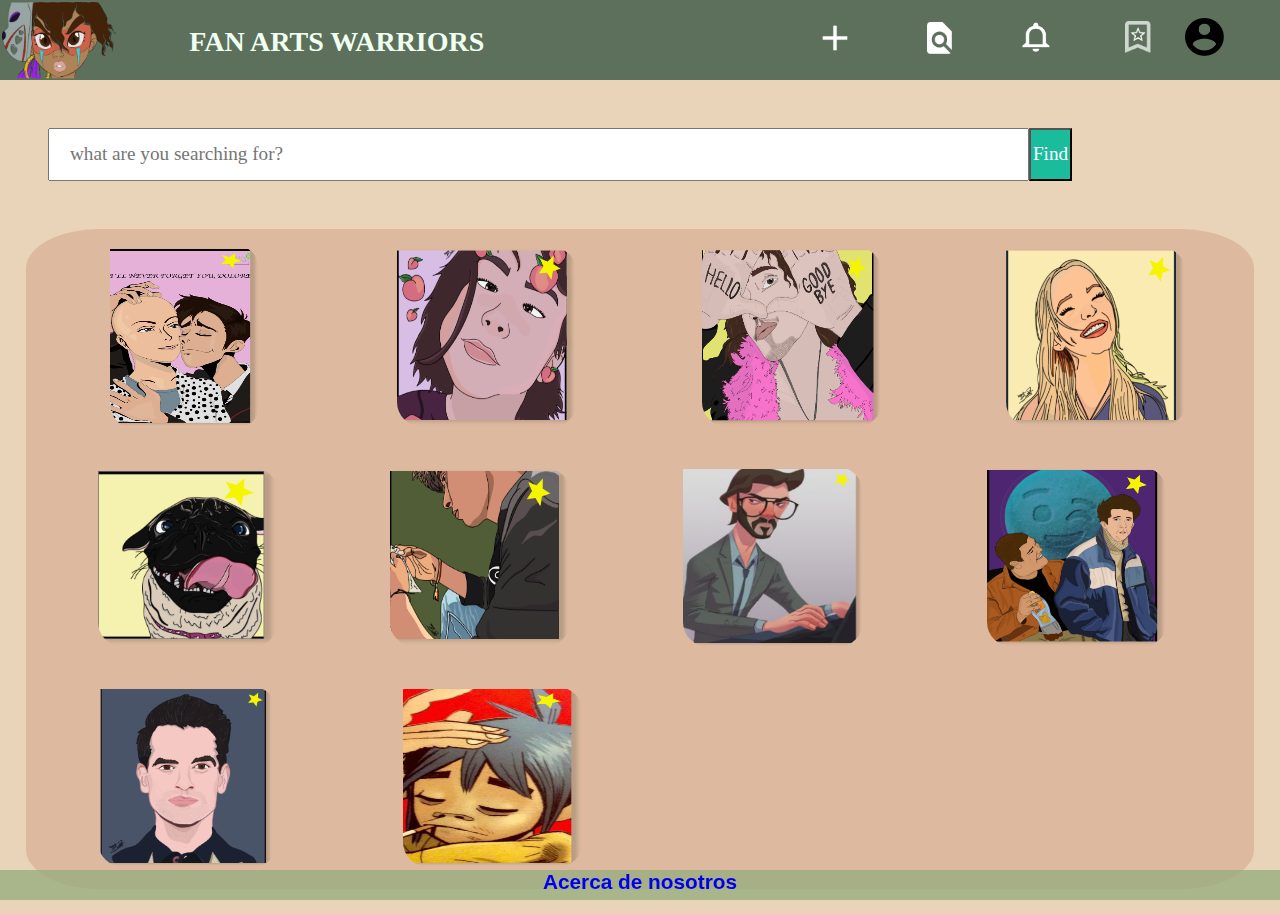
<file: index9.html>
<!DOCTYPE html>
<head>
    <title>FAN ARTS WARRIORS</title>

    <link rel="stylesheet" href="style9.css">
</head>
<body>
    <header>
        <nav>
            <img class="logoguerrera" src="personajes/guerrera logo.png"/>
            <a href="file:///Users/adrianapaola/Desktop/proyecto_final/index.html"><h3>FAN ARTS WARRIORS</h3></a>
        <div class="dropdown">
            <img class="icono perfil" src="iconos/icono perfil.png"/>
            <div class="dropdown-content">
                <a href="file:///Users/adrianapaola/Desktop/proyecto_final/index10.html"><p>Paola vs</p></a>
                <a href="file:///Users/adrianapaola/Desktop/proyecto_final/index10.html"><img class="fotoperfil" src="iconos/foto_de_perfil.png"></a>
                    <p>129 subscriptores</p>
                    <a href="file:///Users/adrianapaola/Desktop/proyecto_final/index4.html"><h1>Mis grupos</h1></a>
                    <a href="file:///Users/adrianapaola/Desktop/proyecto_final/index4.html"><h1>En tendencia</h1></a>
                    <a href="file:///Users/adrianapaola/Desktop/proyecto_final/index4.html"><h1>Tema oscuro</h1></a>
                    <h1>Configuración</h1>
                    <h1>Cerrar sesión</h1>
            </div>
        </div>
        <div class="icono5">
            <a href="file:///Users/adrianapaola/Desktop/proyecto_final/index9.html"><img class="icono favoritos" src="iconos/icon favoritos.png"/></a>
        </div>
        
        <div class="icono3">
            <a href="https://www.youtube.com/"><img class="icono notificaciones" src="iconos/icon notificaciones.png"/></a>
        </div>
        <div class="icono2">
            <a href="file:///Users/adrianapaola/Desktop/proyecto_final/index3.html"><img class="icono clasificaciones" src="iconos/icono clasificaciones.png"/></a>
        </div>
        
        <div class="icono1">
            <a href="file:///Users/adrianapaola/Desktop/proyecto_final/index6.html"><img class="icono publicar" src="iconos/icon publicar.png"/></a>
        </div>
        </nav>
    </header>
        <div class="field" id="searchform">
            <input type="text" id="searchterm" placeholder="what are you searching for?" />
            <button type="button" id="search">Find</button>
            
        </div>
        <div class="album">
            <a href="https://www.youtube.com/"><img class="imagen1" src="album/fav1.png"></a>
            <a href="https://www.youtube.com/"><img class="imagen2" src="album/fav2.png"></a>
            <a href="https://www.youtube.com/"><img class="imagen3" src="album/fav3.png"></a>
            <a href="https://www.youtube.com/"><img class="imagen4" src="album/fav4.png"></a>
            <a href="https://www.youtube.com/"><img class="imagen5" src="album/fav5.png"></a>
            <a href="https://www.youtube.com/"><img class="imagen6" src="album/fav6.png"></a>
            <a href="https://www.youtube.com/"><img class="imagen7" src="album/fav7.png"></a>
            <a href="https://www.youtube.com/"><img class="imagen8" src="album/fav8.png"></a>
            <a href="https://www.youtube.com/"><img class="imagen9" src="album/fav9.png"></a>
            <a href="file:///Users/adrianapaola/Desktop/proyecto_final/index8.html"><img class="imagen10" src="album/fav10.png"></a>
    
        </div>

<footer> 
        <div class="texto">
            <a href="file:///Users/adrianapaola/Desktop/proyecto_final/index2.html">Acerca de nosotros</a>
        </div>
</footer>            
</body>
    
          
</html>
</file>
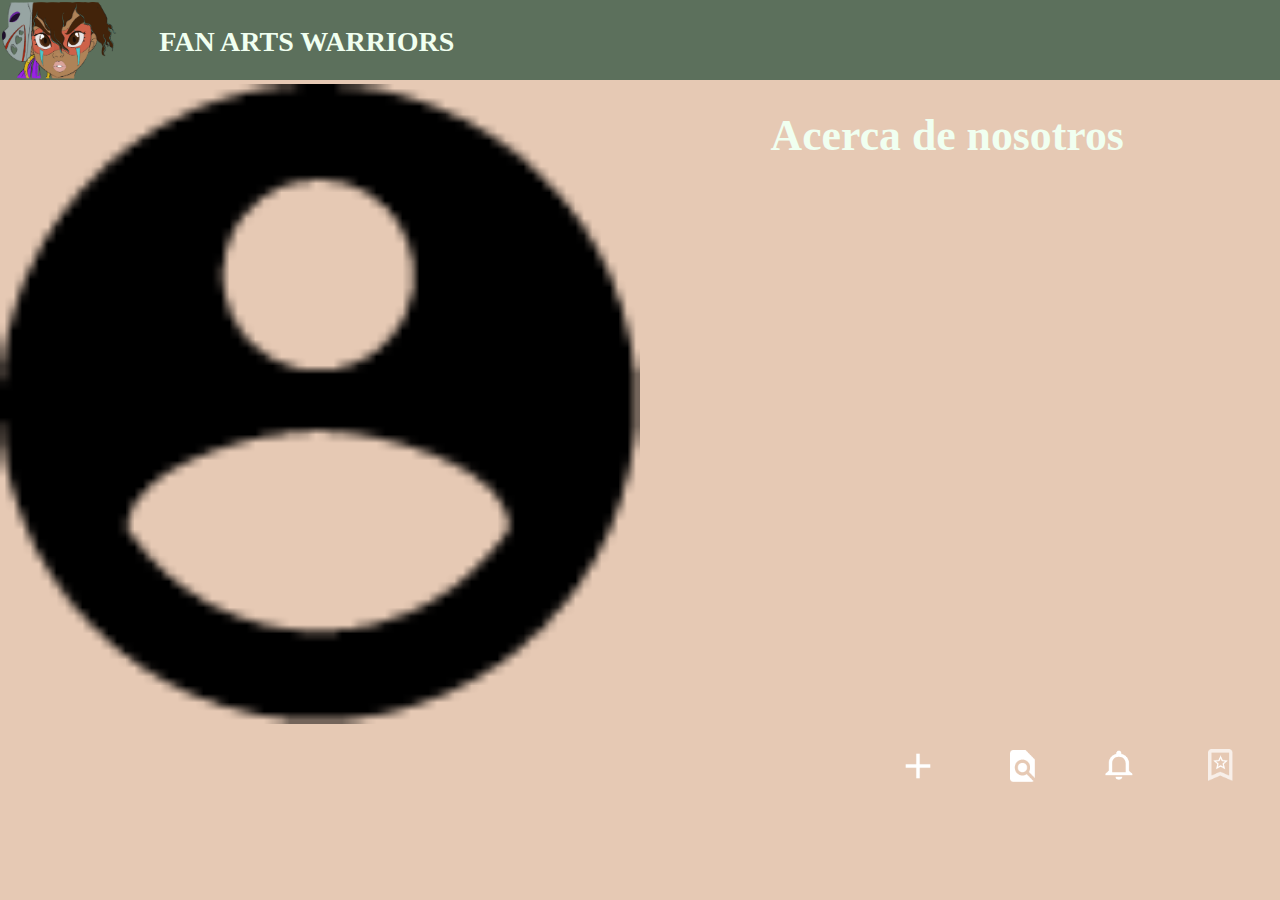
<file: quienessomos.html>
<!DOCTYPE html>
<head>
    <title>Acerca de nosotros</title>

    <link rel="stylesheet" href="style2.css">
</head>
<body>
    <header>
        <nav>
            <h3>FAN ARTS WARRIORS</h3 width="9%" height="9%">
                <img class="logoguerrera"src="personajes/guerrera logo.png"width="9%" height="9%"/>
            
            <div class="icono4">
                    <img class="icono perfil"src="iconos/icono perfil.png"width="50%" height="50%"/>
            </div>
            <div class="icono5">
                <img class="icono favoritos"src="iconos/icon favoritos.png"width="50%" height="50%"/>
            </div>
            
            <div class="icono3">
                <img class="icono notificaciones"src="iconos/icon notificaciones.png"width="50%" height="50%"/>
            </div>
            <div class="icono2">
                <img class="icono clasificaciones"src="iconos/icono clasificaciones.png"width="50%" height="50%"/>
            </div>
            
            <div class="icono1">
                <img class="icono publicar"src="iconos/icon publicar.png"width="50%" height="50%"/>
            </div>
            
        </nav>
    </header>
</body>
    <div class="titulo">
        <h3>Acerca de nosotros</h3>
    </div>
</file>
<file: style.css>
*{
    margin:0;
    padding:0;
}
body{
    background:rgb(233, 212, 185);
}
header{
    background:rgb(92, 112, 92);
    height:80px;
    width:100%;
    align-content: center;
}
h3{
    text-align: center;
    line-height:4px;
    display: inline-block;
    padding:40px;
    font-family: fantasy;
    color:honeydew;
    font-size: 175%;
}
.logoguerrera{
    line-height:4px;
    padding:2px;
    float:left;
    width:9%;
    height:9%;
}
img.icono{
    width: 50%;
    height: 50%;
}
.icono1{
    float: right;
    display:inline-block;
    line-height:4px;
    padding:22px;
    width: 5%;
}
.icono2{
    float: right;
    display:inline-block;
    line-height:4px;
    padding:22px;
    width: 4%;
}
.icono3{
    float: right;
    display:inline-block;
    line-height:4px;
    padding:20px;
    width: 5%;
}
.dropdown {
    position: relative;
    display: inline-block;
    float: right;
    display:inline-block;
    line-height:4px;
    padding:18px;
    width: 6%;
}
.dropdown-content {
    display: none;
    position: absolute;
    background-color: #f9f9f9;
    min-width: 160px;
    box-shadow: 0px 8px 16px 0px rgba(0,0,0,0.2);
    padding: 12px 16px;
    z-index: 1;
    right: 10px;
}
p{
    font-size: 110%;
    font-family: Georgia, 'Times New Roman', Times, serif;
    text-align: center;
    color:black;
}
.fotoperfil{
    width: 50%;
    height: 30%;
    display:block;
    margin: 15%;
}  
h1{
    text-align: justify;
    margin-top: 15%;
    font-weight: lighter;
    font-size: 100%;
    letter-spacing: normal;
    color:black;

}   
.dropdown:hover .dropdown-content {
    display: block;
}
.icono5{
    float: right;
    display:inline-block;
    line-height:4px;
    padding:21px;
    width: 4%;
} 
.field {
  display:flex;
  margin:3em;
  width:80%;
  height:10%;
  padding-right:190px;
  box-shadow:
   1px 1px 0 rgb(91, 114, 99),
}
.field>input[type=text],
.field>button {
  display:block;
  font:1.2em 'Montserrat Alternates';
}
.field>input[type=text] {
  flex:1;
  padding:0.10em;
  padding-left: 20px;
}
.field>button{
    padding:0.7em 0.10em;
    background-color:rgb(26, 188, 156);
    color:white;
}
.imagen1{
    width:180px;
    height:180px;
    padding:18px;
    border-radius:10% 20% 20% 20%; 
    margin-left:1%;    
}
.imagen2{
    width:180px;
    height:180px;
    padding:18px;
    border-radius:10% 20% 20% 20%; 
    margin-left:1%;    
}
.imagen3{
    width:180px;
    height:180px;
    padding:18px;
    border-radius:10% 20% 20% 20%; 
    margin-left:2%;    
}
.imagen4{
    width:180px;
    height:180px;
    padding:18px;
    border-radius:10% 20% 20% 20%; 
    margin-left:2%;    
}
.imagen5{
    width:180px;
    height:180px;
    padding:18px;
    border-radius:10% 20% 20% 20%; 
    margin-left:2%;    
}
.imagen6{
    width:180px;
    height:180px;
    padding:18px;
    border-radius:10% 20% 20% 20%; 
    margin-left:1%;    
}
.imagen7{
    width:180px;
    height:180px;
    padding:18px;
    border-radius:10% 20% 20% 20%; 
    margin-left:1%;    
}
.imagen8{
    width:180px;
    height:180px;
    padding:18px;
    border-radius: 10% 20% 20% 20%; 
    margin-left:2%;    
}
.imagen9{
    width:180px;
    height:180px;
    padding:18px;
    border-radius: 10% 20% 20% 20%; 
    margin-left:2%;    
}
.imagen10{
    width:180px;
    height:180px;
    padding:18px;
    border-radius: 10% 20% 20% 20%; 
    margin-left:2%;    
}
.imagen11{
    width:180px;
    height:150px;
    padding:18px;
    border-radius: 10% 20% 20% 20%; 
    margin-left:1%;    
}
.imagen12{
    width:180px;
    height:180px;
    padding:18px;
    border-radius: 10% 20% 20% 20%; 
    margin-left:1%;    
}
.imagen13{
    width:180px;
    height:180px;
    padding:18px;
    border-radius: 10% 20% 20% 20%; 
    margin-left:2%;    
}
.imagen14{
    width:180px;
    height:180px;
    padding:18px;
    border-radius: 10% 20% 20% 20%; 
    margin-left:3%;    
}
.imagen15{
    width:180px;
    height:180px;
    padding:18px;
    border-radius: 10% 20% 20% 20%; 
    margin-left:2%;    
}
.album{
    background: rgba(218, 180, 153, 0.824);
    border-radius: 6% 6% 6% 6%;
    margin: 2%;    
}
footer{
    background-color:rgba(152, 173, 128, 0.801);
    clear:left;
    text-align:center;
    height:30px;
    width:100%;
    position: fixed;
    bottom:0;  
    left:0;
}
.texto{
    font-family:fantasy;  
    font-size: 130%;
}   
a{
    text-decoration: none;
    margin: 0 30px;
    font-weight:bold;
    font-family:-apple-system, BlinkMacSystemFont, 'Segoe UI', Roboto, Oxygen, Ubuntu, Cantarell, 'Open Sans', 'Helvetica Neue', sans-serif
}
</file>
<file: style10.css>
*{
    margin:0;
    padding:0;
}
body{
    background:rgb(233, 212, 185);
}
header{
    background:rgb(92, 112, 92);
    height:80px;
    width:100%;
    align-content: center;
}
h3{
    text-align: center;
    line-height:4px;
    display: inline-block;
    padding:40px;
    font-family: fantasy;
    color:honeydew;
    font-size: 175%;
}
.logoguerrera{
    line-height:4px;
    padding:2px;
    float:left;
    width:9%;
    height:9%;
}
img.icono{
    width: 50%;
    height: 50%;
}
.icono1{
    float: right;
    display:inline-block;
    line-height:4px;
    padding:22px;
    width: 5%;
}
.icono2{
    float: right;
    display:inline-block;
    line-height:4px;
    padding:22px;
    width: 4%;
}
.icono3{
    float: right;
    display:inline-block;
    line-height:4px;
    padding:20px;
    width: 5%;
}
.dropdown {
    position: relative;
    display: inline-block;
    float: right;
    display:inline-block;
    line-height:4px;
    padding:18px;
    width: 6%;
}
.dropdown-content {
    display: none;
    position: absolute;
    background-color: #f9f9f9;
    min-width: 160px;
    box-shadow: 0px 8px 16px 0px rgba(0,0,0,0.2);
    padding: 12px 16px;
    z-index: 1;
    right: 10px;
}
p{
    font-size: 110%;
    font-family: Georgia, 'Times New Roman', Times, serif;
    text-align: center;
    color:black;
}
.fotoperfil{
    width: 50%;
    height: 30%;
    display:block;
    margin: 15%;
}  
h1{
    text-align: justify;
    margin-top: 15%;
    font-weight: lighter;
    font-size: 100%;
    letter-spacing: normal;
    color:black;

}   
.dropdown:hover .dropdown-content {
    display: block;
}
.icono5{
    float: right;
    display:inline-block;
    line-height:4px;
    padding:21px;
    width: 4%;
} 
a{
    text-decoration: none;
    margin: 0 30px;
    font-weight:bold;
    font-family:-apple-system, BlinkMacSystemFont, 'Segoe UI', Roboto, Oxygen, Ubuntu, Cantarell, 'Open Sans', 'Helvetica Neue', sans-serif
}
.datosdeperfil{
    display:flex;
    justify-content: space-evenly;
}
.fotodatos{
    width: 25%;
    height: 25%;
    padding-top: 13%;
    padding right: 15px;
}
.tuspublicaciones{
    width: 50%;
    height: 50%;
    padding-top: 5%;
}
</file>
<file: style2.css>
*{
    margin:0;
    padding:0;
}
body{
    background: rgb(230, 201, 180);
}
header{
    background:rgb(92, 112, 92);
    height:80px;
    width:100%;
    align-content: center;
}
h3{
    text-align:center;
    line-height:4px;
    display: inline-block;
    padding:40px;
    font-family: fantasy;
    color:honeydew;
    font-size: 175%;
}    
.logoguerrera{
    line-height:4px;
    padding:2px;
    float:left;
    width:9%;
    height:9%;
}
img.icono{
    width: 50%;
    height: 50%;
}
.icono1{
    float: right;
    display:inline-block;
    line-height:4px;
    padding:22px;
    width: 5%;
}
.icono2{
    float: right;
    display:inline-block;
    line-height:4px;
    padding:22px;
    width: 4%;
}
.icono3{
    float: right;
    display:inline-block;
    line-height:4px;
    padding:20px;
    width: 5%;
}
.dropdown {
    position: relative;
    display: inline-block;
    float: right;
    display:inline-block;
    line-height:4px;
    padding:18px;
    width: 6%;
}
.dropdown-content {
    display: none;
    position: absolute;
    background-color: #f9f9f9;
    min-width: 160px;
    box-shadow: 0px 8px 16px 0px rgba(0,0,0,0.2);
    padding: 12px 16px;
    z-index: 1;
    right:10px;
}
  
.dropdown:hover .dropdown-content {
    display: block;
}
p{
    font-size: 110%;
    font-family: Georgia, 'Times New Roman', Times, serif;
    text-align: center;
}
.fotoperfil{
    width: 50%;
    height: 30%;
    display:block;
    margin: 15%;
}  
h1{
    text-align: justify;
    margin-top: 15%;
    font-weight: lighter;
    font-size: 100%;
    letter-spacing: normal;
    color:black;

}   
.icono5{
    float: right;
    display:inline-block;
    line-height:4px;
    padding:21px;
    width: 4%;
}
.titulo{
    color:black;
    font-family:monospace;
    font-size: 25px;
    text-align: center;
    margin-left: 48%;
    margin-top: 1%;
}
div.noticia img.derecha{
    float: left;
    margin-right: 15px;
    display: flex;
    width: 52%;
    height: 52%;
    margin-top: -4.7%;
    
}
.quienessomos{
    font-family:monospace;
    font-size: 16px;
    background: rgba(245, 216, 172, 0.817);
    border-radius:10% 10% 10% 10%;
    margin-left: 56%;
    margin-right: 9%;
    margin-top: 1%;
    text-align: center;
}
.titulo2{
    margin:10%;
    font-size: 13px;
    text-align:center;
}
.instagram{
    width:20px;
    height:20px;
    float: right;
    padding-right: 20%;
}
.facebook{
    width:55px;
    height:55px;
    float: left;
    padding-left: 1%;
    margin-top: 3%;
}
.twitter{
    width:20px;
    height:20px;
    float:right ;
    padding-right: 33%;
}
a{
    text-decoration: none;
    margin: 0 30px;
    font-weight:bold;
    font-family:-apple-system, BlinkMacSystemFont, 'Segoe UI', Roboto, Oxygen, Ubuntu, Cantarell, 'Open Sans', 'Helvetica Neue', sans-serif
}
.regresar{
    display:flex;
    float: right;
    padding-top: 50%;
    
}
</file>
<file: style3.css>
*{
    margin:0;
    padding:0;
}
body{
    background: rgb(223, 186, 160);
}
header{
    background:rgb(92, 112, 92);
    height:80px;
    width:100%;
    align-content: center;
}
h3{
    text-align:center;
    line-height:4px;
    display: inline-block;
    padding:40px;
    font-family: fantasy;
    color:honeydew;
    font-size: 175%;
}
.logoguerrera{
    line-height:4px;
    padding:2px;
    float:left;
    width:9%;
    height:9%;
}
img.icono{
    width: 50%;
    height: 50%;
}
.icono1{
    float: right;
    display:inline-block;
    line-height:4px;
    padding:22px;
    width: 5%;
}
.icono2{
    float: right;
    display:inline-block;
    line-height:4px;
    padding:22px;
    width: 4%;
}
.icono3{
    float: right;
    display:inline-block;
    line-height:4px;
    padding:20px;
    width: 5%;
}
.dropdown {
    position: relative;
    display: inline-block;
    float: right;
    display:inline-block;
    line-height:4px;
    padding:18px;
    width: 6%;
}
  
.dropdown-content {
    display: none;
    position: absolute;
    background-color: #f9f9f9;
    min-width: 160px;
    box-shadow: 0px 8px 16px 0px rgba(0,0,0,0.2);
    padding: 12px 16px;
    z-index: 1;
    right:10px;
}
  
.dropdown:hover .dropdown-content {
    display: block;
}
p{
    font-size: 110%;
    font-family: Georgia, 'Times New Roman', Times, serif;
    text-align: center;
}
.fotoperfil{
    width: 50%;
    height: 30%;
    display:block;
    margin: 15%;
}  
h1{
    text-align: justify;
    margin-top: 15%;
    font-weight: lighter;
    font-size: 100%;
    letter-spacing: normal;
    font-family: -apple-system, BlinkMacSystemFont, 'Segoe UI', Roboto, Oxygen, Ubuntu, Cantarell, 'Open Sans', 'Helvetica Neue', sans-serif;

}   
.icono5{
    float: right;
    display:inline-block;
    line-height:4px;
    padding:21px;
    width: 4%;
}
.field {
    display:flex;
    margin:3em;
    width:80%;
    height:10%;
    padding-right:190px;
    box-shadow:
     1px 1px 0 rgb(91, 114, 99),
}
.field>input[type=text],
.field>button {
  display:block;
  font:1.2em 'Montserrat Alternates';
}
.field>input[type=text] {
    flex:1;
    padding:0.10em;
    padding-left: 20px;
}
.field>button{
    padding:0.7em 0.10em;
    background-color:rgb(26, 188, 156);
    color:white;
}
.contenedor{
    display:flex;
    justify-content:center;
    background-color: rgba(159, 201, 215, 0.79);
    margin: 2%;
    border-radius: 5% 5% 5% 5%;
}
.content{
    width: 190px;
    margin: 0 2px;
}
.link1{
    display:flex;
    justify-content:space-evenly;  
}
a{
    text-decoration: none;
    margin: 0 30px;
    color: rgb(33, 132, 135);
    font-weight:lighter;
    font-family:-apple-system, BlinkMacSystemFont, 'Segoe UI', Roboto, Oxygen, Ubuntu, Cantarell, 'Open Sans', 'Helvetica Neue', sans-serif
}
.contenedor2{
    display:flex;
    justify-content:center;
    background-color:rgba(168, 206, 232, 0.582);
    margin: 2%;
    border-radius: 5% 5% 5% 5%;
}
.content2{
    width: 190px;
    margin-top: 0 3%;
}
.link2{
    display:flex;
    justify-content:space-evenly;  
}
a{
    text-decoration: none;
    margin: 0 30px;
    color: rgb(0, 0, 0);
    font-weight: bold;
    font-family: fantasy;
}
.contenedor3{
    display:flex;
    justify-content:center;
    background-color:rgba(115, 202, 190, 0.447);
    margin: 2%;
    border-radius: 5% 5% 5% 5%;
}
.content3{
    width: 190px;
    margin-top: 0 3%;
}
.link3{
    display:flex;
    justify-content:space-evenly;  
}
h2{
    text-align: center;
    font-family: fantasy;
    color: rgb(46, 46, 80);
    font-size: 250%;
}
a{
    text-decoration: none;
    margin: 0 30px;
    font-weight:bold;
    font-family:-apple-system, BlinkMacSystemFont, 'Segoe UI', Roboto, Oxygen, Ubuntu, Cantarell, 'Open Sans', 'Helvetica Neue', sans-serif
}
</file>
<file: style4.css>
*{
    margin:0;
    padding:0;
}
body{
    background:rgb(0, 0, 0);
}
header{
    background:rgb(92, 112, 92);
    height:80px;
    width:100%;
    align-content: center;
}
h3{
    text-align: center;
    line-height:4px;
    display: inline-block;
    padding:40px;
    font-family: fantasy;
    color:honeydew;
    font-size: 175%;
}
.logoguerrera{
    line-height:4px;
    padding:2px;
    float:left;
    width:9%;
    height:9%;
}
img.icono{
    width: 50%;
    height: 50%;
}
.icono1{
    float: right;
    display:inline-block;
    line-height:4px;
    padding:22px;
    width: 5%;
}
.icono2{
    float: right;
    display:inline-block;
    line-height:4px;
    padding:22px;
    width: 4%;
}
.icono3{
    float: right;
    display:inline-block;
    line-height:4px;
    padding:20px;
    width: 5%;
}
.dropdown {
    position: relative;
    display: inline-block;
    float: right;
    display:inline-block;
    line-height:4px;
    padding:18px;
    width: 6%;
}
.dropdown-content {
    display: none;
    position: absolute;
    background-color: #f9f9f9;
    min-width: 160px;
    box-shadow: 0px 8px 16px 0px rgba(0,0,0,0.2);
    padding: 12px 16px;
    z-index: 1;
    right:10px;
}
  
.dropdown:hover .dropdown-content {
    display: block;
}
p{
    font-size: 110%;
    font-family: Georgia, 'Times New Roman', Times, serif;
    text-align: center;
    color:black;
}
.fotoperfil{
    width: 50%;
    height: 30%;
    display:block;
    margin: 15%;
}  
h1{
    text-align: justify;
    margin-top: 15%;
    font-weight: lighter;
    font-size: 100%;
    letter-spacing: normal;
    color:black;

}   
.icono5{
    float: right;
    display:inline-block;
    line-height:4px;
    padding:21px;
    width: 4%;
} 
.field {
  display:flex;
  margin:3em;
  width:80%;
  height:10%;
  padding-right:190px;
  box-shadow:
   1px 1px 0 rgb(91, 114, 99),
}
.field>input[type=text],
.field>button {
  display:block;
  font:1.2em 'Montserrat Alternates';
}
.field>input[type=text] {
  flex:1;
  padding:0.10em;
  padding-left: 20px;
}
.field>button{
    padding:0.7em 0.10em;
    background-color:rgb(26, 188, 156);
    color:white;
}

.imagen1{
    width:180px;
    height:180px;
    padding:18px;
    border-radius:10% 20% 20% 20%; 
    margin-left:1%;    
}
.imagen2{
    width:180px;
    height:180px;
    padding:18px;
    border-radius:10% 20% 20% 20%; 
    margin-left:1%;    
}
.imagen3{
    width:180px;
    height:180px;
    padding:18px;
    border-radius:10% 20% 20% 20%; 
    margin-left:2%;    
}
.imagen4{
    width:180px;
    height:180px;
    padding:18px;
    border-radius:10% 20% 20% 20%; 
    margin-left:2%;    
}
.imagen5{
    width:180px;
    height:180px;
    padding:18px;
    border-radius:10% 20% 20% 20%; 
    margin-left:2%;    
}
.imagen6{
    width:180px;
    height:180px;
    padding:18px;
    border-radius:10% 20% 20% 20%; 
    margin-left:1%;    
}
.imagen7{
    width:180px;
    height:180px;
    padding:18px;
    border-radius:10% 20% 20% 20%; 
    margin-left:1%;    
}
.imagen8{
    width:180px;
    height:180px;
    padding:18px;
    border-radius: 10% 20% 20% 20%; 
    margin-left:2%;    
}
.imagen9{
    width:180px;
    height:180px;
    padding:18px;
    border-radius: 10% 20% 20% 20%; 
    margin-left:2%;    
}
.imagen10{
    width:180px;
    height:180px;
    padding:18px;
    border-radius: 10% 20% 20% 20%; 
    margin-left:2%;    
}
.imagen11{
    width:180px;
    height:150px;
    padding:18px;
    border-radius: 10% 20% 20% 20%; 
    margin-left:1%;    
}
.imagen12{
    width:180px;
    height:180px;
    padding:18px;
    border-radius: 10% 20% 20% 20%; 
    margin-left:1%;    
}
.imagen13{
    width:180px;
    height:180px;
    padding:18px;
    border-radius: 10% 20% 20% 20%; 
    margin-left:2%;    
}
.imagen14{
    width:180px;
    height:180px;
    padding:18px;
    border-radius: 10% 20% 20% 20%; 
    margin-left:3%;    
}
.imagen15{
    width:180px;
    height:180px;
    padding:18px;
    border-radius: 10% 20% 20% 20%; 
    margin-left:2%;    
}
.album{
    background: rgba(134, 134, 134, 0.726);
    border-radius: 6% 6% 6% 6%;
    margin: 2%;    
}
footer{
    background-color:rgba(152, 173, 128, 0.801);
    clear:left;
    text-align:center;
    height:30px;
    width:100%;
    position: fixed;
    bottom:0;  
    left:0;
}
.texto{
    font-family:fantasy;  
    font-size: 130%;
} 
a{
    text-decoration: none;
    margin: 0 30px;
    font-weight:bold;
    font-family:-apple-system, BlinkMacSystemFont, 'Segoe UI', Roboto, Oxygen, Ubuntu, Cantarell, 'Open Sans', 'Helvetica Neue', sans-serif
}
</file>
<file: style5.css>
*{
    margin:0;
    padding:0;
}
body{
    background:rgb(233, 224, 106);
}
header{
    background:rgb(92, 112, 92);
    height:80px;
    width:100%;
    align-content: center;
}
h3{
    text-align: center;
    line-height:4px;
    display: inline-block;
    padding:40px;
    font-family: fantasy;
    color:honeydew;
    font-size: 175%;
}
.logoguerrera{
    line-height:4px;
    padding:2px;
    float:left;
    width:9%;
    height:9%;
}
img.icono{
    width: 50%;
    height: 50%;
}
.icono1{
    float: right;
    display:inline-block;
    line-height:4px;
    padding:22px;
    width: 5%;
}
.icono2{
    float: right;
    display:inline-block;
    line-height:4px;
    padding:22px;
    width: 4%;
}
.icono3{
    float: right;
    display:inline-block;
    line-height:4px;
    padding:20px;
    width: 5%;
}
.dropdown {
    position: relative;
    display: inline-block;
    float: right;
    display:inline-block;
    line-height:4px;
    padding:18px;
    width: 6%;
}
  .dropdown-content {
    display: none;
    position: absolute;
    background-color: #f9f9f9;
    min-width: 160px;
    box-shadow: 0px 8px 16px 0px rgba(0,0,0,0.2);
    padding: 12px 16px;
    z-index: 1;
    right:10px;
}
.dropdown:hover .dropdown-content {
    display: block;
}
p{
    font-size: 110%;
    font-family: Georgia, 'Times New Roman', Times, serif;
    text-align: center;
    color:black;
}
.fotoperfil{
    width: 50%;
    height: 30%;
    display:block;
    margin: 15%;
}  
h1{
    text-align: justify;
    margin-top: 15%;
    font-weight: lighter;
    font-size: 100%;
    letter-spacing: normal;
    color:black;
}   
.icono5{
    float: right;
    display:inline-block;
    line-height:4px;
    padding:21px;
    width: 4%;
} 
.field {
  display:flex;
  margin:3em;
  width:80%;
  height:10%;
  padding-right:190px;
  box-shadow:
   1px 1px 0 rgb(91, 114, 99),
}
.field>input[type=text],
.field>button {
  display:block;
  font:1.2em 'Montserrat Alternates';
}
.field>input[type=text] {
  flex:1;
  padding:0.10em;
  padding-left: 20px;
}
.field>button{
    padding:0.7em 0.10em;
    background-color:rgb(26, 188, 156);
    color:white;
}
.imagen1{
    width:180px;
    height:180px;
    padding:18px;
    border-radius:10% 20% 20% 20%; 
    margin-left:1%;    
}
.imagen2{
    width:180px;
    height:180px;
    padding:18px;
    border-radius:10% 20% 20% 20%; 
    margin-left:1%;    
}
.imagen3{
    width:180px;
    height:180px;
    padding:18px;
    border-radius:10% 20% 20% 20%; 
    margin-left:2%;    
}
.imagen4{
    width:180px;
    height:180px;
    padding:18px;
    border-radius:10% 20% 20% 20%; 
    margin-left:2%;    
}
.imagen5{
    width:180px;
    height:180px;
    padding:18px;
    border-radius:10% 20% 20% 20%; 
    margin-left:2%;    
}
.imagen6{
    width:180px;
    height:180px;
    padding:18px;
    border-radius:10% 20% 20% 20%; 
    margin-left:1%;    
}
.imagen7{
    width:180px;
    height:180px;
    padding:18px;
    border-radius:10% 20% 20% 20%; 
    margin-left:1%;    
}
.imagen8{
    width:180px;
    height:180px;
    padding:18px;
    border-radius: 10% 20% 20% 20%; 
    margin-left:2%;    
}
.imagen9{
    width:180px;
    height:180px;
    padding:18px;
    border-radius: 10% 20% 20% 20%; 
    margin-left:2%;    
}
.imagen10{
    width:180px;
    height:180px;
    padding:18px;
    border-radius: 10% 20% 20% 20%; 
    margin-left:2%;    
}
.imagen11{
    width:180px;
    height:150px;
    padding:18px;
    border-radius: 10% 20% 20% 20%; 
    margin-left:1%;    
}
.imagen12{
    width:180px;
    height:180px;
    padding:18px;
    border-radius: 10% 20% 20% 20%; 
    margin-left:1%;    
}
.imagen13{
    width:180px;
    height:180px;
    padding:18px;
    border-radius: 10% 20% 20% 20%; 
    margin-left:2%;    
}
.imagen14{
    width:180px;
    height:180px;
    padding:18px;
    border-radius: 10% 20% 20% 20%; 
    margin-left:3%;    
}
.imagen15{
    width:180px;
    height:180px;
    padding:18px;
    border-radius: 10% 20% 20% 20%; 
    margin-left:2%;    
}
.album{
    background: rgba(255, 255, 224, 0.712);
    border-radius: 6% 6% 6% 6%;
    margin: 2%;    
}
footer{
    background-color:rgba(152, 173, 128, 0.801);
    clear:left;
    text-align:center;
    height:30px;
    width:100%;
    position: fixed;
    bottom:0;  
    left:0;
}
.texto{
    font-family:fantasy;  
    font-size: 130%;
} 
a{
    text-decoration: none;
    margin: 0 30px;
    font-weight:bold;
    font-family:-apple-system, BlinkMacSystemFont, 'Segoe UI', Roboto, Oxygen, Ubuntu, Cantarell, 'Open Sans', 'Helvetica Neue', sans-serif
}
</file>
<file: style6.css>
*{
    margin:0;
    padding:0;
}
body{
    background:rgb(233, 212, 185);
    
}
header{
    background:rgb(92, 112, 92);
    height:80px;
    width:100%;
    align-content: center;
}
h3{
    text-align: center;
    line-height:4px;
    display: inline-block;
    padding:40px;
    font-family: fantasy;
    color:honeydew;
    font-size: 175%;
}
.logoguerrera{
    line-height:4px;
    padding:2px;
    float:left;
    width:9%;
    height:9%;
}
img.icono{
    width: 50%;
    height: 50%;
}
.icono1{
    float: right;
    display:inline-block;
    line-height:4px;
    padding:22px;
    width: 5%;
}
.icono2{
    float: right;
    display:inline-block;
    line-height:4px;
    padding:22px;
    width: 4%;
}
.icono3{
    float: right;
    display:inline-block;
    line-height:4px;
    padding:20px;
    width: 5%;
}.icono5{
    float: right;
    display:inline-block;
    line-height:4px;
    padding:21px;
    width: 4%;
} 
.dropdown {
    position: relative;
    display: inline-block;
    float: right;
    display:inline-block;
    line-height:4px;
    padding:18px;
    width: 6%;
}
.dropdown-content {
    display: none;
    position: absolute;
    background-color: #f9f9f9;
    min-width: 160px;
    box-shadow: 0px 8px 16px 0px rgba(0,0,0,0.2);
    padding: 12px 16px;
    z-index: 1;
    right: 10px;
}
p{
    font-size: 110%;
    font-family: Georgia, 'Times New Roman', Times, serif;
    text-align: center;
    color:black;
}
.fotoperfil{
    width: 50%;
    height: 30%;
    display:block;
    margin: 15%;
}  
h1{
    text-align: justify;
    margin-top: 15%;
    font-weight: lighter;
    font-size: 100%;
    letter-spacing: normal;
    color:black;

}   
.dropdown:hover .dropdown-content {
    display: block;
}
.cuerpo{
    background-color: rgba(206, 229, 250, 0.637);
    border-radius: 6% 6% 6% 6%;
    margin: 2%;  
    padding-bottom: 20%; 
}
.mujer{
    display: flex;
    width: 60%;
    height: 60%;
    margin-top: 1%;
    margin-left: 370px;  
}
.subirpublicaciones{
    display: flex;
    margin-top: -48%;
    margin-left: 90px;
    position: center;
}
.iconopb{
    float: right;
    display:inline-block;
    line-height:4px;
    padding:16px;
    width: 64%;   
}
.texto1{
    font-family: fantasy;
    padding-left: 25%;
}
.texto2{
    font-family: fantasy;
    padding-left: 33%;
}
.texto3{
    font-family: fantasy;
    padding-left: 24%;
}
a{
    text-decoration: none;
    margin: 0 30px;
    font-weight:bold;
    font-family:-apple-system, BlinkMacSystemFont, 'Segoe UI', Roboto, Oxygen, Ubuntu, Cantarell, 'Open Sans', 'Helvetica Neue', sans-serif
}
.regresar{
    display:flex;
    float: right;
    padding-top: 15%;
    
}
</file>
<file: style7.css>
*{
    margin:0;
    padding:0;
}
body{
    background:rgb(233, 212, 185);
}
header{
    background:rgb(92, 112, 92);
    height:80px;
    width:100%;
    align-content: center;
}
h3{
    text-align: center;
    line-height:4px;
    display: inline-block;
    padding:40px;
    font-family: fantasy;
    color:honeydew;
    font-size: 175%;
}
.logoguerrera{
    line-height:4px;
    padding:2px;
    float:left;
    width:9%;
    height:9%;
}
img.icono{
    width: 50%;
    height: 50%;
}
.icono1{
    float: right;
    display:inline-block;
    line-height:4px;
    padding:22px;
    width: 5%;
}
.icono2{
    float: right;
    display:inline-block;
    line-height:4px;
    padding:22px;
    width: 4%;
}
.icono3{
    float: right;
    display:inline-block;
    line-height:4px;
    padding:20px;
    width: 5%;
}
.dropdown {
    position: relative;
    display: inline-block;
    float: right;
    display:inline-block;
    line-height:4px;
    padding:18px;
    width: 6%;
}
.dropdown-content {
    display: none;
    position: absolute;
    background-color: #f9f9f9;
    min-width: 160px;
    box-shadow: 0px 8px 16px 0px rgba(0,0,0,0.2);
    padding: 12px 16px;
    z-index: 1;
    right: 10px;
}
p{
    font-size: 110%;
    font-family: Georgia, 'Times New Roman', Times, serif;
    text-align: center;
    color:black;
}
.fotoperfil{
    width: 50%;
    height: 30%;
    display:block;
    margin: 15%;
}  
h1{
    text-align: justify;
    margin-top: 15%;
    font-weight: lighter;
    font-size: 100%;
    letter-spacing: normal;
    color:black;

}   
.dropdown:hover .dropdown-content {
    display: block;
}
.icono5{
    float: right;
    display:inline-block;
    line-height:4px;
    padding:21px;
    width: 4%;
} 
.background{
    background-color: rgba(206, 229, 250, 0.637);
    border-radius: 6% 6% 6% 6%;
    margin: 2%;  
    padding-bottom: 6%; 
}
.gorillaz{
    width: 30%;
    height: 30%;
    display:flex;
    padding-top: 3%;
    padding-left: 10%;
    border-radius: 30% 10% 20% 10%;
}
.configuracion{
    border-radius: 5px;
    padding-left: 50%;
    margin-top: -30%;
}
h2{
    font-size: 150%;
    font-family:fantasy;
    
}
.descripcion{
    border-radius: 5px;
    padding-left: 50%;
    margin-top: 2%;
}
.comentarios{
    display:flex;
    justify-content:justify;
    padding-left: 50%;
    bottom: 20%;
    margin-top: 4%;
}
.tema{
    border-radius: 5px;
    padding-left: 10%;
    margin-top: 2%;
}
.opciones{
    display:flex;
    padding-left: 40%;
}
a{
    text-decoration: none;
    margin: 0 30px;
    font-weight:bold;
    font-family:-apple-system, BlinkMacSystemFont, 'Segoe UI', Roboto, Oxygen, Ubuntu, Cantarell, 'Open Sans', 'Helvetica Neue', sans-serif
}
</file>
<file: style8.css>
*{
    margin:0;
    padding:0;
}
body{
    background:rgb(233, 212, 185);
}
header{
    background:rgb(92, 112, 92);
    height:80px;
    width:100%;
    align-content: center;
}
h3{
    text-align: center;
    line-height:4px;
    display: inline-block;
    padding:40px;
    font-family: fantasy;
    color:honeydew;
    font-size: 175%;
}
.logoguerrera{
    line-height:4px;
    padding:2px;
    float:left;
    width:9%;
    height:9%;
}
img.icono{
    width: 50%;
    height: 50%;
}
.icono1{
    float: right;
    display:inline-block;
    line-height:4px;
    padding:22px;
    width: 5%;
}
.icono2{
    float: right;
    display:inline-block;
    line-height:4px;
    padding:22px;
    width: 4%;
}
.icono3{
    float: right;
    display:inline-block;
    line-height:4px;
    padding:20px;
    width: 5%;
}
.dropdown {
    position: relative;
    display: inline-block;
    float: right;
    display:inline-block;
    line-height:4px;
    padding:18px;
    width: 6%;
}
.dropdown-content {
    display: none;
    position: absolute;
    background-color: #f9f9f9;
    min-width: 160px;
    box-shadow: 0px 8px 16px 0px rgba(0,0,0,0.2);
    padding: 12px 16px;
    z-index: 1;
    right: 10px;
}
p{
    font-size: 110%;
    font-family: Georgia, 'Times New Roman', Times, serif;
    text-align: center;
    color:black;
}
.fotoperfil{
    width: 50%;
    height: 30%;
    display:block;
    margin: 15%;
}  
h1{
    text-align: justify;
    margin-top: 15%;
    font-weight: lighter;
    font-size: 100%;
    letter-spacing: normal;
    color:black;

}   
.dropdown:hover .dropdown-content {
    display: block;
}
.icono5{
    float: right;
    display:inline-block;
    line-height:4px;
    padding:21px;
    width: 4%;
} 
.field {
  display:flex;
  margin:3em;
  width:80%;
  height:10%;
  padding-right:190px;
  box-shadow:
   1px 1px 0 rgb(91, 114, 99),
}
.field>input[type=text],
.field>button {
  display:block;
  font:1.2em 'Montserrat Alternates';
}
.field>input[type=text] {
  flex:1;
  padding:0.10em;
  padding-left: 20px;
}
.field>button{
    padding:0.7em 0.10em;
    background-color:rgb(26, 188, 156);
    color:white;
}
footer{
    background-color:rgba(152, 173, 128, 0.801);
    clear:left;
    text-align:center;
    height:30px;
    width:100%;
    position: fixed;
    bottom:0;  
    left:0;
}
.texto{
    font-family:fantasy;  
    font-size: 130%;
}   
.publicado{
    background-color: rgba(199, 161, 134, 0.666);
    border-radius: 6% 6% 6% 6%;
    margin: 2%;  
    padding-bottom: 6%; 
}
.gorillaz{
    width: 30%;
    height: 30%;
    display:flex;
    padding-top: 3%;
    padding-left: 14%;
    border-radius: 10% 10% 10% 10%;
}
.titulodepb{
    background-color: rgba(255, 248, 220, 0.618);
    border-radius: 6% 6% 6% 6%;
    margin: 2%;  
    padding-bottom: -1%; 
}
h2{
    font-family: fantasy;
    font-size: 150%;
    padding-left: 12%;
}
.Comentarios{
    border-radius: 5px;
    padding-left: 45%;
    margin-top: -30%;
}
.comenta{
    width: 50%;
    height: 50%;
}
.fotoperfil{
    padding-right: -2%;
    margin-top: -9%;
    right: 2%;
}
.foto{
    width: 40%;
    height: 40%;
}
h4{
    font-weight:100;
    font-family:-apple-system, BlinkMacSystemFont, 'Segoe UI', Roboto, Oxygen, Ubuntu, Cantarell, 'Open Sans', 'Helvetica Neue', sans-serif
}
.temas{
    display:flex;
    flex-direction:column;
    float: right;
    margin: none;
    
}
.content{
    width: 40%;
    height: 40%;
    margin-top: -100%;

}
.regresar{
    display:flex;
    float: right;
    margin-top: -12%;
    
}
a{
    text-decoration: none;
    margin: 0 30px;
    font-weight:bold;
    font-family:-apple-system, BlinkMacSystemFont, 'Segoe UI', Roboto, Oxygen, Ubuntu, Cantarell, 'Open Sans', 'Helvetica Neue', sans-serif
}
</file>
<file: style9.css>
*{
    margin:0;
    padding:0;
}
body{
    background:rgb(233, 212, 185);
}
header{
    background:rgb(92, 112, 92);
    height:80px;
    width:100%;
    align-content: center;
}
h3{
    text-align: center;
    line-height:4px;
    display: inline-block;
    padding:40px;
    font-family: fantasy;
    color:honeydew;
    font-size: 175%;
}
.logoguerrera{
    line-height:4px;
    padding:2px;
    float:left;
    width:9%;
    height:9%;
}
img.icono{
    width: 50%;
    height: 50%;
}
.icono1{
    float: right;
    display:inline-block;
    line-height:4px;
    padding:22px;
    width: 5%;
}
.icono2{
    float: right;
    display:inline-block;
    line-height:4px;
    padding:22px;
    width: 4%;
}
.icono3{
    float: right;
    display:inline-block;
    line-height:4px;
    padding:20px;
    width: 5%;
}
.dropdown {
    position: relative;
    display: inline-block;
    float: right;
    display:inline-block;
    line-height:4px;
    padding:18px;
    width: 6%;
}
.dropdown-content {
    display: none;
    position: absolute;
    background-color: #f9f9f9;
    min-width: 160px;
    box-shadow: 0px 8px 16px 0px rgba(0,0,0,0.2);
    padding: 12px 16px;
    z-index: 1;
    right: 10px;
}
p{
    font-size: 110%;
    font-family: Georgia, 'Times New Roman', Times, serif;
    text-align: center;
    color:black;
}
.fotoperfil{
    width: 50%;
    height: 30%;
    display:block;
    margin: 15%;
}  
h1{
    text-align: justify;
    margin-top: 15%;
    font-weight: lighter;
    font-size: 100%;
    letter-spacing: normal;
    color:black;

}   
.dropdown:hover .dropdown-content {
    display: block;
}
.icono5{
    float: right;
    display:inline-block;
    line-height:4px;
    padding:21px;
    width: 4%;
} 
.field {
  display:flex;
  margin:3em;
  width:80%;
  height:10%;
  padding-right:190px;
  box-shadow:
   1px 1px 0 rgb(91, 114, 99),
}
.field>input[type=text],
.field>button {
  display:block;
  font:1.2em 'Montserrat Alternates';
}
.field>input[type=text] {
  flex:1;
  padding:0.10em;
  padding-left: 20px;
}
.field>button{
    padding:0.7em 0.10em;
    background-color:rgb(26, 188, 156);
    color:white;
}
.imagen1{
    width:150px;
    height:180px;
    padding:18px;
    border-radius:10% 20% 20% 20%; 
    margin-left:3%;    
}
.imagen2{
    width:180px;
    height:180px;
    padding:18px;
    border-radius:10% 20% 20% 20%; 
    margin-left:3%;    
}
.imagen3{
    width:180px;
    height:180px;
    padding:18px;
    border-radius:10% 20% 20% 20%; 
    margin-left:2%;    
}
.imagen4{
    width:180px;
    height:180px;
    padding:18px;
    border-radius:10% 20% 20% 20%; 
    margin-left:2%;    
}
.imagen5{
    width:180px;
    height:180px;
    padding:18px;
    border-radius:10% 20% 20% 20%; 
    margin-left:2%;    
}
.imagen6{
    width:180px;
    height:180px;
    padding:18px;
    border-radius:10% 20% 20% 20%; 
    margin-left:1%;    
}
.imagen7{
    width:180px;
    height:180px;
    padding:18px;
    border-radius:10% 20% 20% 20%; 
    margin-left:1%;    
}
.imagen8{
    width:180px;
    height:180px;
    padding:18px;
    border-radius: 10% 20% 20% 20%; 
    margin-left:2%;    
}
.imagen9{
    width:180px;
    height:180px;
    padding:18px;
    border-radius: 10% 20% 20% 20%; 
    margin-left:2%;    
}
.imagen10{
    width:180px;
    height:180px;
    padding:18px;
    border-radius: 10% 20% 20% 20%; 
    margin-left:2%;    
}
.album{
    background: rgba(218, 180, 153, 0.824);
    border-radius: 6% 6% 6% 6%;
    margin: 2%;    
}
footer{
    background-color:rgba(152, 173, 128, 0.801);
    clear:left;
    text-align:center;
    height:30px;
    width:100%;
    position: fixed;
    bottom:0;  
    left:0;
}
.texto{
    font-family:fantasy;  
    font-size: 130%;
}   
a{
    text-decoration: none;
    margin: 0 30px;
    font-weight:bold;
    font-family:-apple-system, BlinkMacSystemFont, 'Segoe UI', Roboto, Oxygen, Ubuntu, Cantarell, 'Open Sans', 'Helvetica Neue', sans-serif
}
</file>
